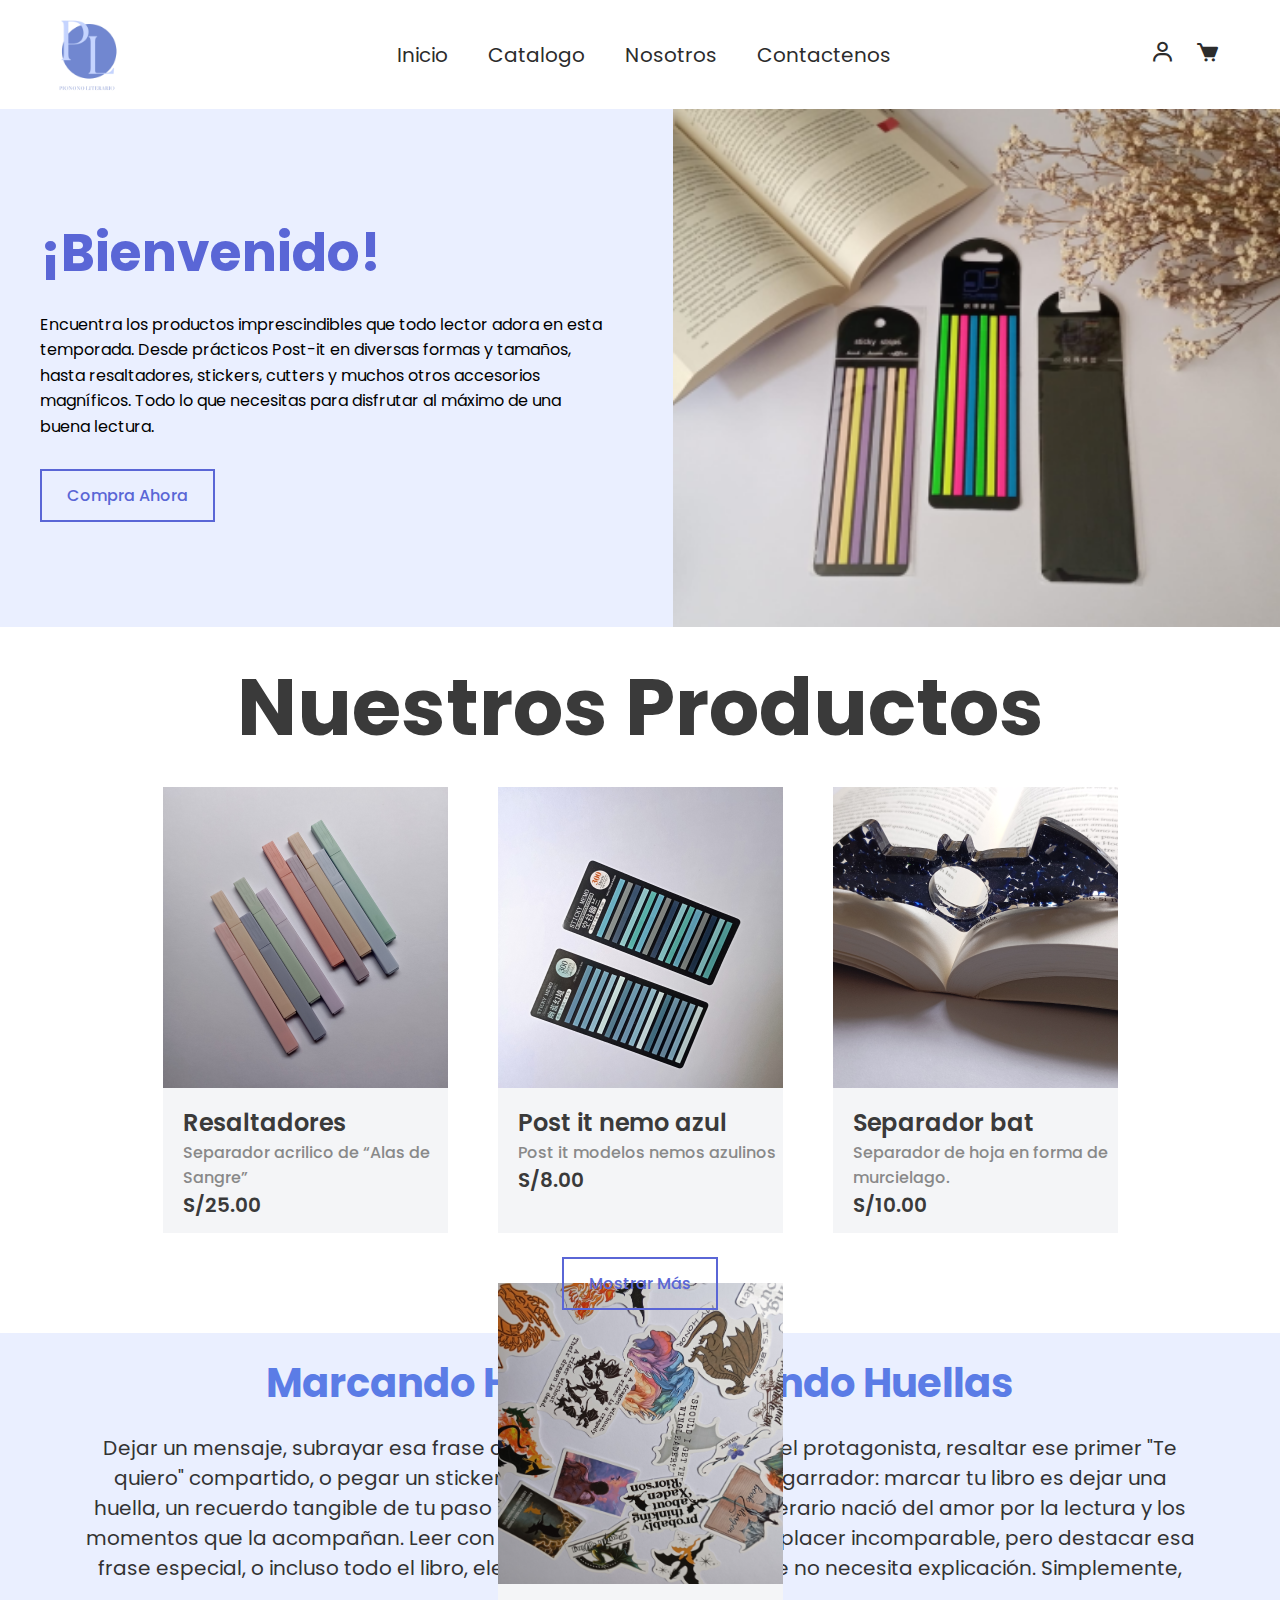
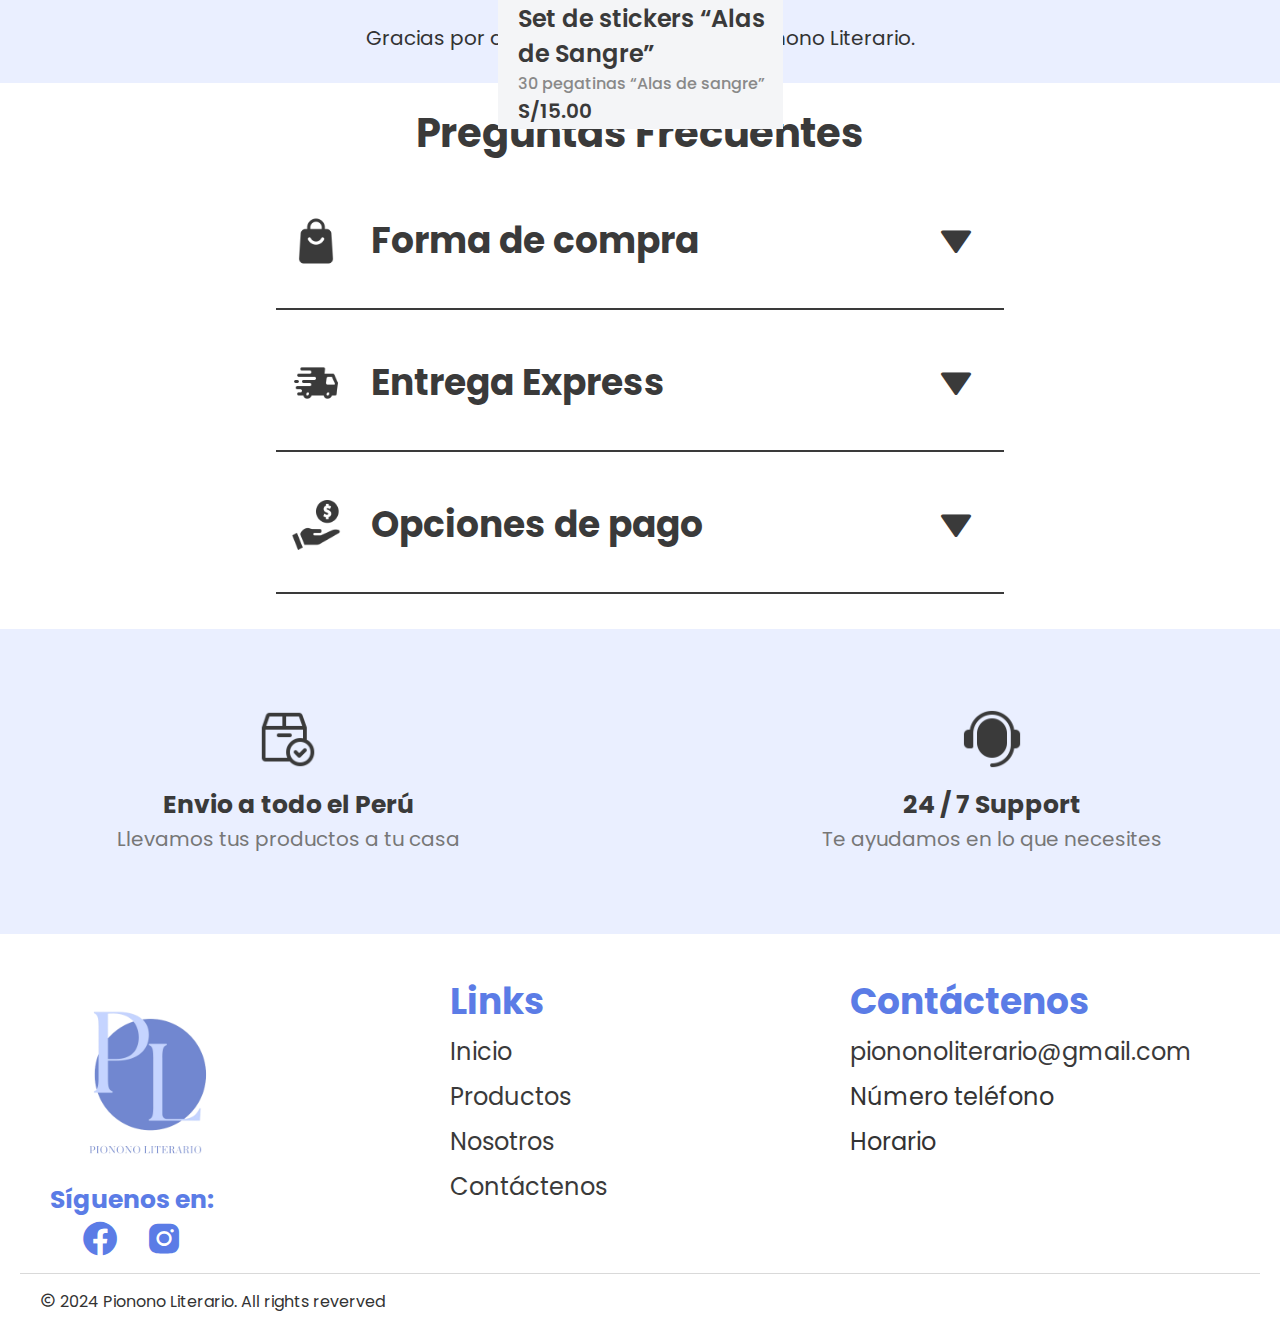
<file: index.html>
<!DOCTYPE html>
<html lang="en">

<head>
    <meta charset="UTF-8">
    <meta name="viewport" content="width=device-width, initial-scale=1.0">
    <title>Pionono Literario
    </title>
    <link rel="stylesheet" href="style.css">
    <link rel="stylesheet" href="https://unpkg.com/boxicons@latest/css/boxicons.min.css">
    <link rel="stylesheet" href="https://cdnjs.cloudflare.com/ajax/libs/font-awesome/6.7.1/css/all.min.css" integrity="sha512-5Hs3dF2AEPkpNAR7UiOHba+lRSJNeM2ECkwxUIxC1Q/FLycGTbNapWXB4tP889k5T5Ju8fs4b1P5z/iB4nMfSQ==" crossorigin="anonymous" referrerpolicy="no-referrer"
    />
    <link rel="preconnect" href="https://fonts.googleapis.com">
    <link rel="preconnect" href="https://fonts.gstatic.com" crossorigin>
    <link href="https://fonts.googleapis.com/css2?family=Poppins:ital,wght@0,300;0,400;0,500;0,600;0,700;0,800;1,500;1,600&display=swap" rel="stylesheet">

</head>

<body>

    <header>
        <a href="index.html" class="logo"><img src="image/logo_pl.png" alt="logo"></a>
        <ul class="navmenu">
            <li><a href="index.html">Inicio</a></li>
            <li><a href="catalago.html">Catalogo</a></li>
            <li><a href="Nosotros.html">Nosotros</a></li>
            <li><a href="contactenos.html">Contactenos</a></li>
        </ul>
        <div class="nav-icon">
            <a href="login.html"><i class='bx bx-user'></i></a>
            <a href="#"><i class='bx bxs-cart'></i></a>
        </div>
    </header>

    <div class="container">
        <div class="text-section">
          <h1>¡Bienvenido!</h1>
          <p>
            Encuentra los productos imprescindibles que todo lector adora en esta temporada. Desde prácticos Post-it en diversas formas y tamaños, hasta resaltadores, stickers, cutters y muchos otros accesorios magníficos. Todo lo que necesitas para disfrutar al máximo de una buena lectura.
          </p>
          <a href="catalago.html" class="main-btn">Compra ahora </a>
        </div>
    
        <div class="image-section">
          <img src="image/imgba.png" alt="Productos de lectura">
        </div>
    </div>

    
    <!-- productos-section -->
    <section class="inicio-productos" id="productos">
        <div class="tituloproductos">
            <h1 class="heading">Nuestros <span>Productos</span></h1>
        </div>
        <div class="box-container"> 
            <div class="box"> 
                <div class="image"> 
                    <img src="image/producto 1.png" alt="">
                </div>
                <div class="content"> 
                    <h3>Resaltadores </h3>
                    <span>Separador acrilico de “Alas de Sangre”</span>
                    <div class="price">S/25.00</div>
                </div> 
                <div class="overlay">
                    <button class="add-to-cart">Agregar al carrito</button>
                </div>
            </div> 

            <div class="box"> 
                <div class="image"> 
                    <img src="image/producto 1 (1).png" alt="">
                </div>
                <div class="content"> 
                    <h3>Post it nemo azul</h3>
                    <span>Post it modelos nemos azulinos</span>
                    <div class="price">S/8.00</div>
                </div> 
                <div class="overlay">
                    <button class="add-to-cart">Agregar al carrito</button>
                </div>
            </div> 

            <div class="box"> 
                <div class="image"> 
                    <img src="image/producto 1 (2).png" alt="">

                </div>
                <div class="content"> 
                    <h3>Separador bat</h3>
                    <span>Separador de hoja en forma de 
                        murcielago. </span>
                    <div class="price">S/10.00</div>
                </div> 
                <div class="overlay">
                    <button class="add-to-cart">Agregar al carrito</button>
                </div>
            </div> 

            <div class="box"> 
                <div class="image"> 
                    <img src="image/stickers_alas.jpg" alt="">
                </div>
                <div class="content"> 
                    <h3>Set de stickers “Alas de Sangre”</h3>
                    <span>30 pegatinas “Alas de sangre”</span>
                    <div class="price">S/15.00</div>
                </div> 
                <div class="overlay">
                    <button class="add-to-cart">Agregar al carrito</button>
                </div>
            </div>
        </div>
        <div class="mostrar-mas">
            <a href="catalago.html" class="more-btn">Mostrar más</a>
        </div>
    </section>

    <section class="historia">
        <div class="tituloinfo">
            <h2>Marcando Historias, Dejando Huellas</h2>
            <p> Dejar un mensaje, subrayar esa frase que nos hizo enamorarnos del protagonista, resaltar ese primer "Te quiero" compartido, o pegar un sticker triste en ese momento desgarrador: marcar tu libro es dejar una huella, un recuerdo tangible de tu paso por sus páginas.
                Pionono Literario nació del amor por la lectura y los momentos que la acompañan. Leer con una taza de café o té es un placer incomparable, pero destacar esa frase especial, o incluso todo el libro, eleva la felicidad a un nivel que no necesita explicación. Simplemente, nos apasiona.
                </p>
                <p>Gracias por darle una oportunidad a Pionono Literario.</p>
        </div>
    </section>

    <section class="faq">
        <h2>Preguntas Frecuentes</h2>
        <div class="faq-item">
            <div class="faq-content">
                <img src="image/shopping-bag.png" alt="" class="faq-image">
                <button class="faq-question">Forma de compra <i class='bx bxs-down-arrow'></i></button>
            </div>
            <div class="faq-answer">
                <p>📹 ¡Tenemos un video en nuestras Historias Destacadas en Instagram @piononoliterario! 🌟</p>
                <p>Pasos para completar tu compra:</p>
    
                <p>1. Añadir al carrito: <br>Selecciona solo los productos que deseas comprar. 
                    -Revisa bien el color y la cantidad antes de continuar.
                </p>
    
                <p>2. Correo electrónico: <br>Introduce tu dirección de correo electrónico.
                    - Aquí recibirás la preconfirmación de compra con los productos seleccionados y el total a pagar según la opción elegida.
                </p>
    
                <p>3. Pagar: <br>Haz clic en "Pagar" para ir a la sección de Envío y Entrega.
                    -Aceptamos envíos a todo el Perú. 
                    -Si tu zona no aparece en la lista, escríbenos por redes sociales para coordinar tu pedido personalmente.
                </p>
    
                <p>4. Datos personales: <br>Rellena todos los campos con tus datos reales. 
                    -El número de teléfono debe estar en el formato 900000000 (sin prefijo).
                    -Asegúrate de proporcionar el código postal y una dirección detallada. Si es posible, añade un enlace de Google Maps.
                    -Después de completar el formulario, haz clic en "Continuar".
                </p>
    
                <p>5. Envío: <br>Selecciona la opción de envío según tu distrito. 
                    -Si la información no corresponde a la opción elegida, el pedido será anulado.
                    -Si tu zona no aparece, contáctanos por redes para ayudarte. 
                    -Si prefieres un envío urgente, elige esa opción, completa el proceso y envíanos tu número de pedido por mensaje directo en Instagram.
                </p>
    
                <p>6. Información de pago: <br>El sistema te mostrará los métodos de pago disponibles. 
                    -Si tienes alguna petición especial, puedes añadirla aquí. Luego, presiona "Realizar pedido".
                </p>
    
                <p>7. Confirmación de pedido: <br>Aparecerá un mensaje de agradecimiento. 
                    En unos minutos recibirás un correo con la confirmación de tu pedido. 
                    -En un plazo máximo de 26 horas, recibirás otro correo con los detalles para el pago.
                    -Tendrás 24 horas para realizar el pago. 
                    -Si no envías la captura de pantalla al correo piononoliterario@gmail.com, cancelaremos la compra y te llegará una notificación de cancelación.
                </p>
    
                <p>Una vez confirmado el pago, recibirás una notificación del cambio de estado del pedido a Pagado. Además, te notificaremos el estado del pedido: en proceso, enviado, entregado o cancelado.</p>
    
                <p>¡Listo! Ahora solo queda esperar con paciencia. 😊</p>
    
                <p>Nota: Si seleccionaste alguna opción especial, como "Envío Urgente", revisa bien los detalles antes de finalizar y escríbenos por Instagram.</p>
            </div>
        </div>
        <div class="faq-item">
            <div class="faq-content">
                <img src="image/fast-delivery (1).png" alt="" class="faq-image">
                <button class="faq-question">Entrega Express <i class='bx bxs-down-arrow'></i></button>
            </div>
            <div class="faq-answer">
                <p>Ofrecemos la opción de entrega rápida en caso de que quiera recibir su pedido lo más rápido posible. Tenga en cuenta que la entrega exprés costará un poco más en comparación con otros métodos de envío y depende la ubicación. 

                    Para esto debe marcar la opción de "Coordinar personalmente" en "Forma de Envió" y escribirnos por DM(mensaje directo) Instagram comentando su número de pedido</p>
            </div>
        </div>
        <div class="faq-item">
            <div class="faq-content">
                <img src="image/coin.png" alt="" class="faq-image">
                <button class="faq-question">Opciones de pago <i class='bx bxs-down-arrow'></i></button>
            </div>
            <div class="faq-answer">
                <p>Yape, Plin, transferencia BCP o Interbank.</p>
            </div>
        </div>
    </section> 

    <section class="info-destacada">
        <div>
            <img src="image/delivery.png" alt="">
            <h3>Envio a todo el Perú</h3>
            <span>Llevamos tus productos a tu casa</span>
        </div>
        <div>
            <img src="image/costumer-service.png" alt="">
            <h3>24 / 7 Support</h3>
            <span>Te ayudamos en lo que necesites</span>
        </div>
    </section>  
    
    <footer>
        <div class="footer-container">
            <!-- Logo y redes sociales -->
            <div class="footer-section logo">
                <div class="logo-container">
                    <img src="image/logo_pl.png" alt="">
                
                <p>Síguenos en:</p>
                    <div class="social-icons">
                        <a href="#" class="facebook"><i class='bx bxl-facebook-circle' ></i></a>
                        <a href="#" class="instagram"><i class='bx bxl-instagram-alt'></i></a>
                    </div>
            </div>
            </div>

            <!-- Links -->
            <div class="footer-section links">
                <h3>Links</h3>
                <ul>
                    <li><a href="#">Inicio</a></li>
                    <li><a href="#">Productos</a></li>
                    <li><a href="#">Nosotros</a></li>
                    <li><a href="#">Contáctenos</a></li>
                </ul>
            </div>

            <!-- Contacto -->
            <div class="footer-section contact">
                <h3>Contáctenos</h3>
                <ul>
                    <li><a href="mailto:piononoliterario@gmail.com">piononoliterario@gmail.com</a></li>
                    <li>Número teléfono</li>
                    <li>Horario</li>
                </ul>
            </div>
        </div>
        <div class="derechos">
            <p> <i class='bx bx-copyright' ></i> 2024 Pionono Literario. All rights reverved</p>
        </div>
    </footer>

    <script src="javajs.js"></script>
</body>


</html>
</file>
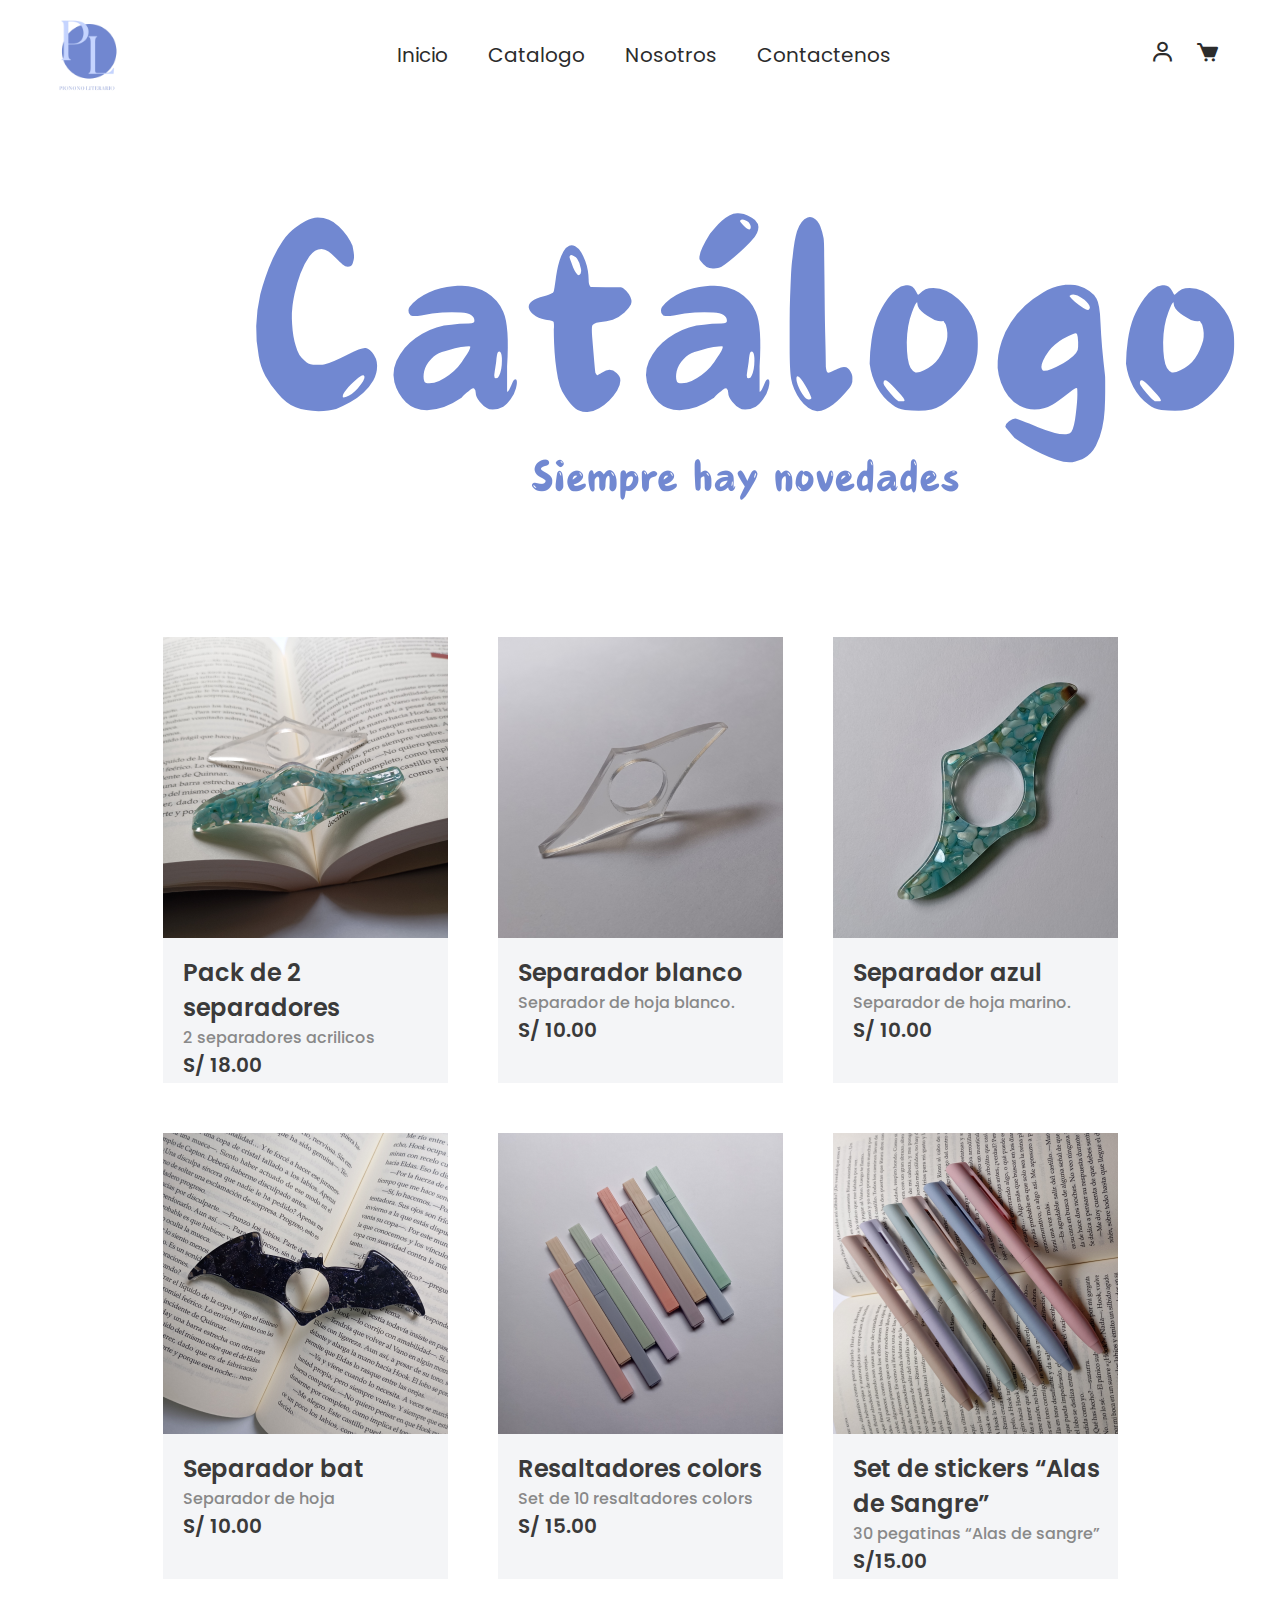
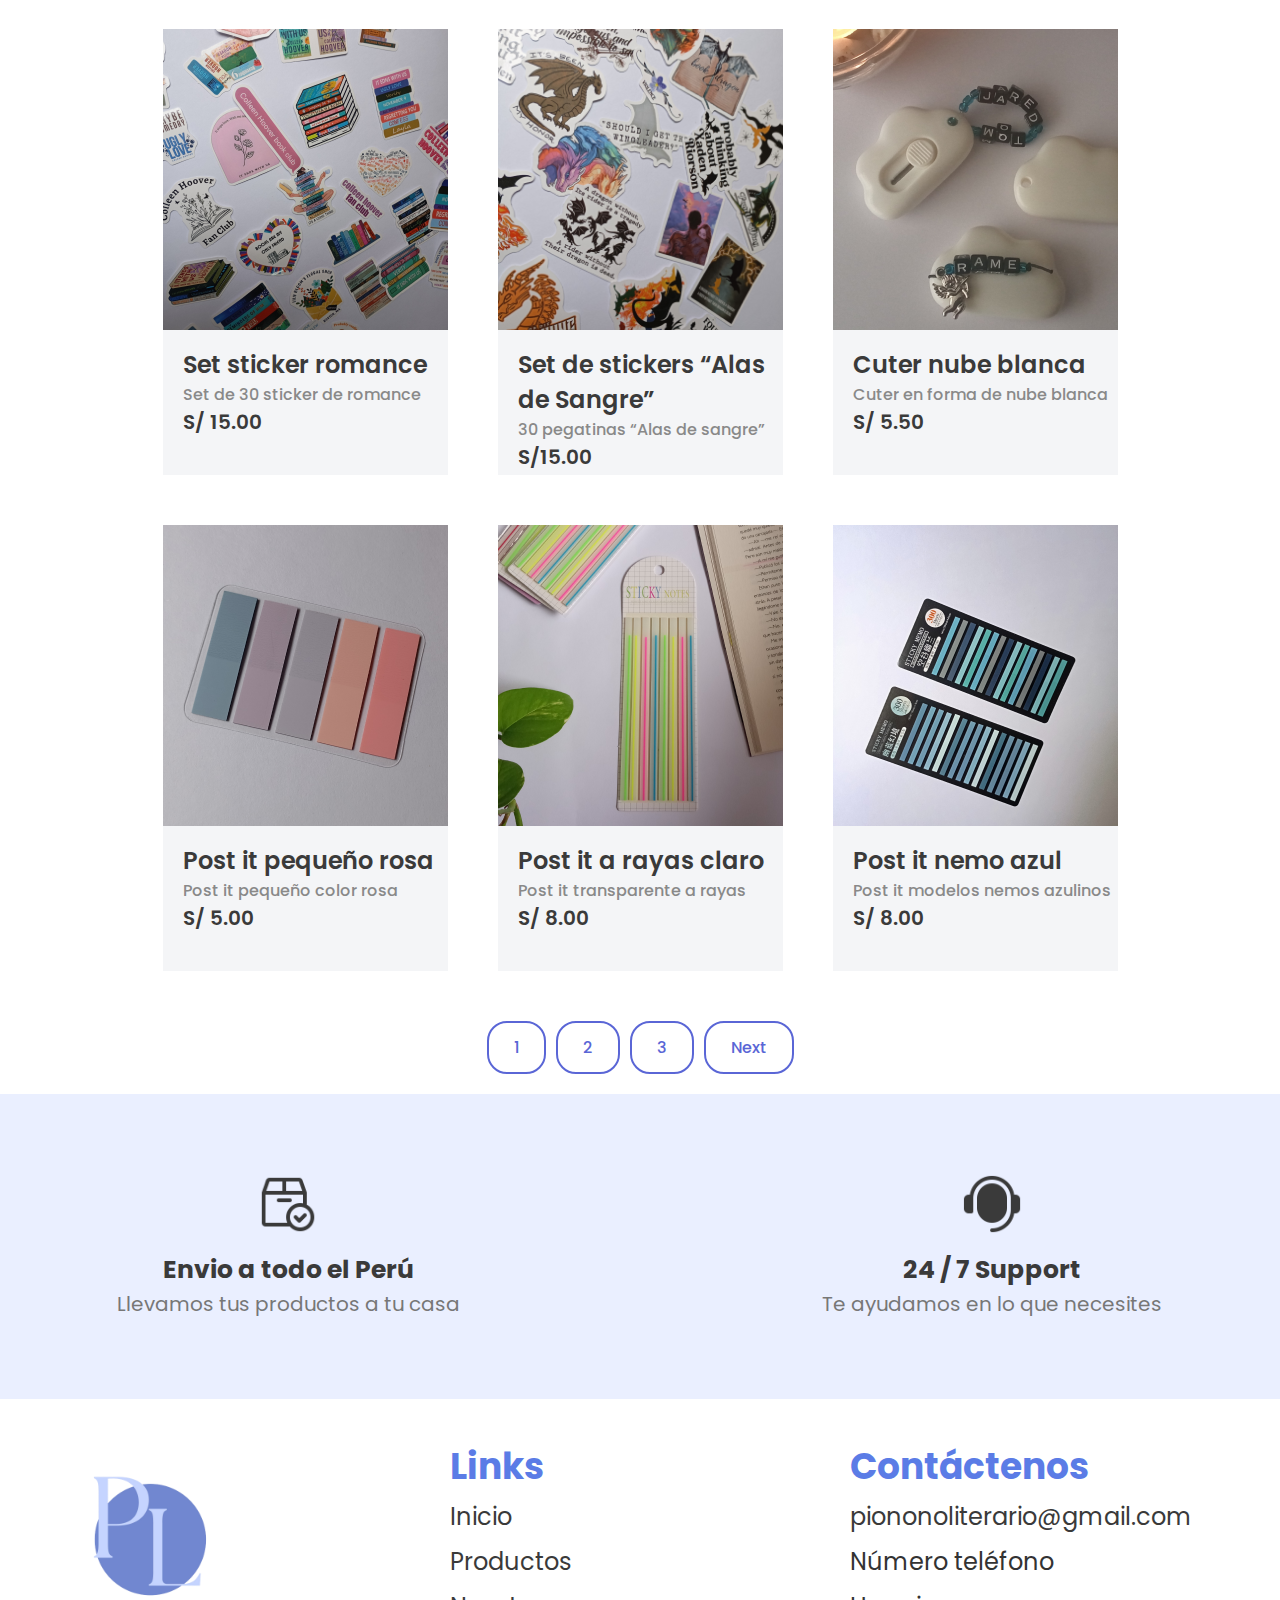
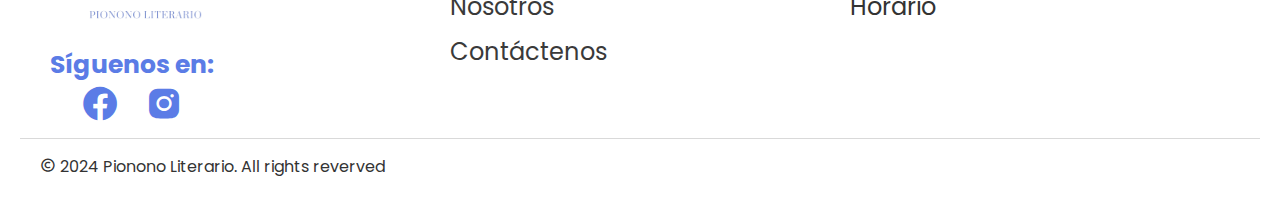
<file: catalago.html>
<!DOCTYPE html>
<html lang="en">
<head>
    <meta charset="UTF-8">
    <meta name="viewport" content="width=device-width, initial-scale=1.0">
    <title>Catalogo</title>
    <link rel="stylesheet" href="catalogo.css">
    <link rel="stylesheet" href="https://unpkg.com/boxicons@latest/css/boxicons.min.css">
    <link rel="stylesheet" href="https://cdnjs.cloudflare.com/ajax/libs/font-awesome/6.7.1/css/all.min.css" integrity="sha512-5Hs3dF2AEPkpNAR7UiOHba+lRSJNeM2ECkwxUIxC1Q/FLycGTbNapWXB4tP889k5T5Ju8fs4b1P5z/iB4nMfSQ==" crossorigin="anonymous" referrerpolicy="no-referrer"
    />
    <link rel="preconnect" href="https://fonts.googleapis.com">
    <link rel="preconnect" href="https://fonts.gstatic.com" crossorigin>
    <link href="https://fonts.googleapis.com/css2?family=Poppins:ital,wght@0,300;0,400;0,500;0,600;0,700;0,800;1,500;1,600&display=swap" rel="stylesheet">

</head>
<body>

    <header>
        <a href="index.html" class="logo"><img src="image/logo_pl.png" alt="logo"></a>
        <ul class="navmenu">
            <li><a href="index.html">Inicio</a></li>
            <li><a href="catalago.html">Catalogo</a></li>
            <li><a href="Nosotros.html">Nosotros</a></li>
            <li><a href="contactenos.html">Contactenos</a></li>
        </ul>
        <div class="nav-icon">
            <a href="login.html"><i class='bx bx-user'></i></a>
            <a href="#"><i class='bx bxs-cart'></i></a>
        </div>
    </header>

    <section class="banner">
        <img src="image/Catalogo.png" alt="">
    </section>

    <section class="inicio-productos" id="productos">
        <div class="box-container"> 
            <div class="box"> 
                <div class="image"> 
                    <img src="image/producto 2 (1).png" alt="">
                </div>
                <div class="content"> 
                    <h3>Pack de 2  separadores</h3>
                    <span>2 separadores acrilicos</span>
                    <div class="price">S/ 18.00</div>
                </div> 
                <div class="overlay">
                    <button class="add-to-cart">Agregar al carrito</button>
                </div>
            </div> 

            <div class="box"> 
                <div class="image"> 
                    <img src="image/producto 2 (2).png" alt="">
                </div>
                <div class="content"> 
                    <h3>Separador blanco</h3>
                    <span>Separador de hoja blanco.</span>
                    <div class="price">S/ 10.00</div>
                </div> 
                <div class="overlay">
                    <button class="add-to-cart">Agregar al carrito</button>
                </div>
            </div> 

            <div class="box"> 
                <div class="image"> 
                    <img src="image/producto 2 (3).png" alt="">

                </div>
                <div class="content"> 
                    <h3>Separador azul</h3>
                    <span>Separador de hoja  marino.</span>
                    <div class="price">S/ 10.00</div>
                </div> 
                <div class="overlay">
                    <button class="add-to-cart">Agregar al carrito</button>
                </div>
            </div> 

            <div class="box"> 
                <div class="image"> 
                    <img src="image/producto 2 (4).png" alt="">
                </div>
                <div class="content"> 
                    <h3>Separador bat</h3>
                    <span>Separador de hoja</span>
                    <div class="price">S/ 10.00</div>
                </div> 
                <div class="overlay">
                    <button class="add-to-cart">Agregar al carrito</button>
                </div>
            </div>
            <div class="box"> 
                <div class="image"> 
                    <img src="image/producto 2 (5).png" alt="">
                </div>
                <div class="content"> 
                    <h3>Resaltadores colors</h3>
                    <span>Set de 10 resaltadores colors</span>
                    <div class="price">S/ 15.00</div>
                </div> 
                <div class="overlay">
                    <button class="add-to-cart">Agregar al carrito</button>
                </div>
            </div>
            <div class="box"> 
                <div class="image"> 
                    <img src="image/producto 2 (6).png" alt="">
                </div>
                <div class="content"> 
                    <h3>Set de stickers “Alas de Sangre”</h3>
                    <span>30 pegatinas “Alas de sangre”</span>
                    <div class="price">S/15.00</div>
                </div> 
                <div class="overlay">
                    <button class="add-to-cart">Agregar al carrito</button>
                </div>
            </div>
            <div class="box"> 
                <div class="image"> 
                    <img src="image/producto 2 (7).png" alt="">
                </div>
                <div class="content"> 
                    <h3>Set sticker romance </h3>
                    <span>Set de 30 sticker de romance</span>
                    <div class="price">S/ 15.00</div>
                </div> 
                <div class="overlay">
                    <button class="add-to-cart">Agregar al carrito</button>
                </div>
            </div>
            <div class="box"> 
                <div class="image"> 
                    <img src="image/producto 2 (8).png" alt="">
                </div>
                <div class="content"> 
                    <h3>Set de stickers “Alas de Sangre”</h3>
                    <span>30 pegatinas “Alas de sangre”</span>
                    <div class="price">S/15.00</div>
                </div> 
                <div class="overlay">
                    <button class="add-to-cart">Agregar al carrito</button>
                </div>
            </div>
            <div class="box"> 
                <div class="image"> 
                    <img src="image/producto 2 (9).png" alt="">
                </div>
                <div class="content"> 
                    <h3>Cuter nube blanca</h3>
                    <span>Cuter en forma de nube blanca</span>
                    <div class="price">S/ 5.50</div>
                </div> 
                <div class="overlay">
                    <button class="add-to-cart">Agregar al carrito</button>
                </div>
            </div>
            <div class="box"> 
                <div class="image"> 
                    <img src="image/producto 2 (10).png" alt="">
                </div>
                <div class="content"> 
                    <h3>Post it pequeño rosa </h3>
                    <span>Post it pequeño color rosa</span>
                    <div class="price">S/ 5.00</div>
                </div> 
                <div class="overlay">
                    <button class="add-to-cart">Agregar al carrito</button>
                </div>
            </div>
            <div class="box"> 
                <div class="image"> 
                    <img src="image/producto 2 (11).png" alt="">
                </div>
                <div class="content"> 
                    <h3>Post it a rayas claro</h3>
                    <span>Post it transparente a rayas</span>
                    <div class="price">S/ 8.00</div>
                </div> 
                <div class="overlay">
                    <button class="add-to-cart">Agregar al carrito</button>
                </div>
            </div>
            <div class="box"> 
                <div class="image"> 
                    <img src="image/producto 2 (12).png" alt="">
                </div>
                <div class="content"> 
                    <h3>Post it nemo azul</h3>
                    <span>Post it modelos nemos azulinos</span>
                    <div class="price">S/ 8.00</div>
                </div> 
                <div class="overlay">
                    <button class="add-to-cart">Agregar al carrito</button>
                </div>
            </div>
        </div>
        <div class="paginacion">
            <a href="#" class="more-btn">1</a>
            <a href="#" class="more-btn">2</a>
            <a href="#" class="more-btn">3</a>
            <a href="#" class="more-btn">Next</a>
        </div>
    </section>

    <section class="info-destacada">
        <div>
            <img src="image/delivery.png" alt="">
            <h3>Envio a todo el Perú</h3>
            <span>Llevamos tus productos a tu casa</span>
        </div>
        <div>
            <img src="image/costumer-service.png" alt="">
            <h3>24 / 7 Support</h3>
            <span>Te ayudamos en lo que necesites</span>
        </div>
    </section>  
    
    <footer>
        <div class="footer-container">
            <!-- Logo y redes sociales -->
            <div class="footer-section logo">
                <div class="logo-container">
                    <img src="image/logo_pl.png" alt="">
                
                <p>Síguenos en:</p>
                    <div class="social-icons">
                        <a href="#" class="facebook"><i class='bx bxl-facebook-circle' ></i></a>
                        <a href="#" class="instagram"><i class='bx bxl-instagram-alt'></i></a>
                    </div>
            </div>
            </div>

            <!-- Links -->
            <div class="footer-section links">
                <h3>Links</h3>
                <ul>
                    <li><a href="#">Inicio</a></li>
                    <li><a href="#">Productos</a></li>
                    <li><a href="#">Nosotros</a></li>
                    <li><a href="#">Contáctenos</a></li>
                </ul>
            </div>

            <!-- Contacto -->
            <div class="footer-section contact">
                <h3>Contáctenos</h3>
                <ul>
                    <li><a href="mailto:piononoliterario@gmail.com">piononoliterario@gmail.com</a></li>
                    <li>Número teléfono</li>
                    <li>Horario</li>
                </ul>
            </div>
        </div>
        <div class="derechos">
            <p> <i class='bx bx-copyright' ></i> 2024 Pionono Literario. All rights reverved</p>
        </div>
    </footer>

    <script src="javajs.js"></script>
    
</body>
</html>
</file>
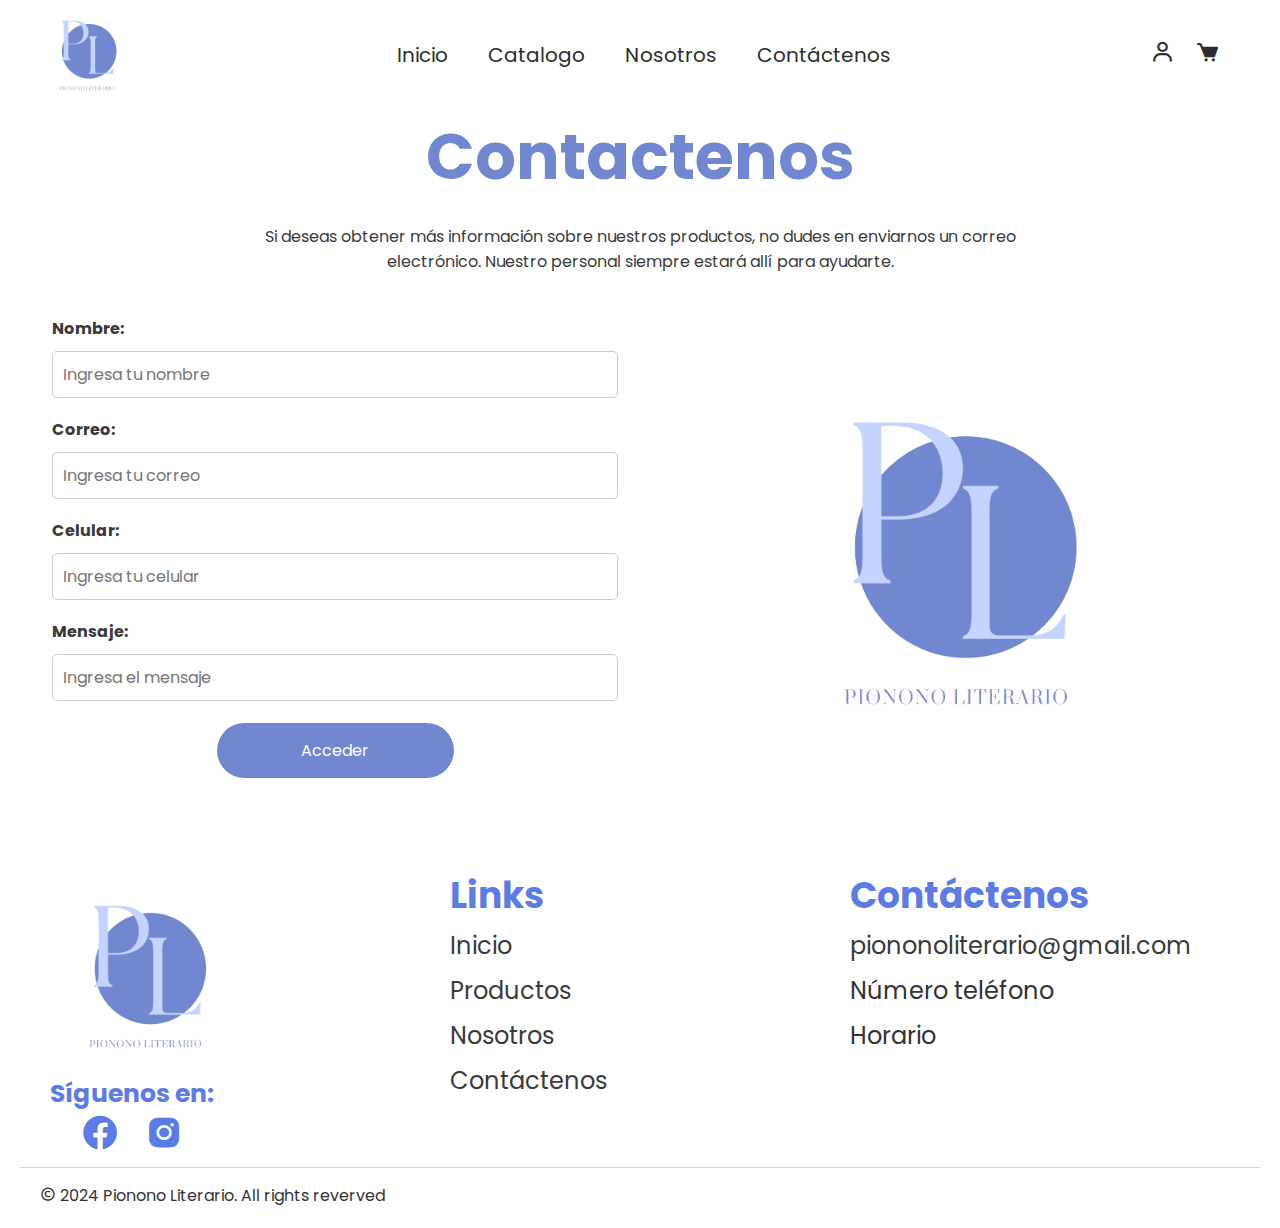
<file: contactenos.html>
<!DOCTYPE html>
<html lang="en">
<head>
    <meta charset="UTF-8">
    <meta name="viewport" content="width=device-width, initial-scale=1.0">
    <title>Contactenos</title>
    <link rel="stylesheet" href="contactenos.css">
    <link rel="stylesheet" href="https://unpkg.com/boxicons@latest/css/boxicons.min.css">
    <link rel="stylesheet" href="https://cdnjs.cloudflare.com/ajax/libs/font-awesome/6.7.1/css/all.min.css" integrity="sha512-5Hs3dF2AEPkpNAR7UiOHba+lRSJNeM2ECkwxUIxC1Q/FLycGTbNapWXB4tP889k5T5Ju8fs4b1P5z/iB4nMfSQ==" crossorigin="anonymous" referrerpolicy="no-referrer"
    />
    <link rel="preconnect" href="https://fonts.googleapis.com">
    <link rel="preconnect" href="https://fonts.gstatic.com" crossorigin>
    <link href="https://fonts.googleapis.com/css2?family=Poppins:ital,wght@0,300;0,400;0,500;0,600;0,700;0,800;1,500;1,600&display=swap" rel="stylesheet">

</head>
<body>

    <header>
        <a href="index.html" class="logo"><img src="image/logo_pl.png" alt="logo"></a>
        <ul class="navmenu">
            <li><a href="index.html">Inicio</a></li>
            <li><a href="catalago.html">Catalogo</a></li>
            <li><a href="nosotros.html">Nosotros</a></li>
            <li><a href="contactenos.html">Contáctenos</a></li>      
        </ul>
        <div class="nav-icon">
            <a href="login.html"><i class='bx bx-user'></i></a>
            <a href="#"><i class='bx bxs-cart'></i></a>
        </div>
    </header>

    <section class="cont">
        <div class="header">
            <h1>Contactenos</h1>
            <p>Si deseas obtener más información sobre nuestros productos, no dudes en enviarnos un correo electrónico. Nuestro personal siempre estará allí para ayudarte. </p>
        </div>
        <div class="content">
            <div class="logoimg">
                <img src="image/logo_pl.png" alt="">
            </div>
            <form action="/ruta-del-backend" method="POST">
                <div>
                    <label for="nombre">Nombre:</label>
                    <input type="text" id="nombre" name="nombre" required placeholder="Ingresa tu nombre">
                </div>
                <div>
                    <label for="correo">Correo:</label>
                    <input type="email" id="correo" name="correo" required placeholder="Ingresa tu correo">
                </div>
                <div>
                    <label for="celular">Celular:</label>
                    <input type="tel" id="celular" name="celular" required placeholder="Ingresa tu celular">
                </div>
                <div>
                    <label for="mensaje">Mensaje:</label>
                    <input type="text" id="mensaje" name="mensaje" required placeholder="Ingresa el mensaje">
                </div>
                <button type="submit">Acceder</button>
            </form>
        </div>
    </section>
    

    


    <footer>
        <div class="footer-container">
            <!-- Logo y redes sociales -->
            <div class="footer-section logo">
                <div class="logo-container">
                    <img src="image/logo_pl.png" alt="">
                
                <p>Síguenos en:</p>
                    <div class="social-icons">
                        <a href="#" class="facebook"><i class='bx bxl-facebook-circle' ></i></a>
                        <a href="#" class="instagram"><i class='bx bxl-instagram-alt'></i></a>
                    </div>
            </div>
            </div>

            <!-- Links -->
            <div class="footer-section links">
                <h3>Links</h3>
                <ul>
                    <li><a href="#">Inicio</a></li>
                    <li><a href="#">Productos</a></li>
                    <li><a href="#">Nosotros</a></li>
                    <li><a href="#">Contáctenos</a></li>
                </ul>
            </div>

            <!-- Contacto -->
            <div class="footer-section contact">
                <h3>Contáctenos</h3>
                <ul>
                    <li><a href="mailto:piononoliterario@gmail.com">piononoliterario@gmail.com</a></li>
                    <li>Número teléfono</li>
                    <li>Horario</li>
                </ul>
            </div>
        </div>
        <div class="derechos">
            <p> <i class='bx bx-copyright' ></i> 2024 Pionono Literario. All rights reverved</p>
        </div>
    </footer>

</body>
</html>
</file>
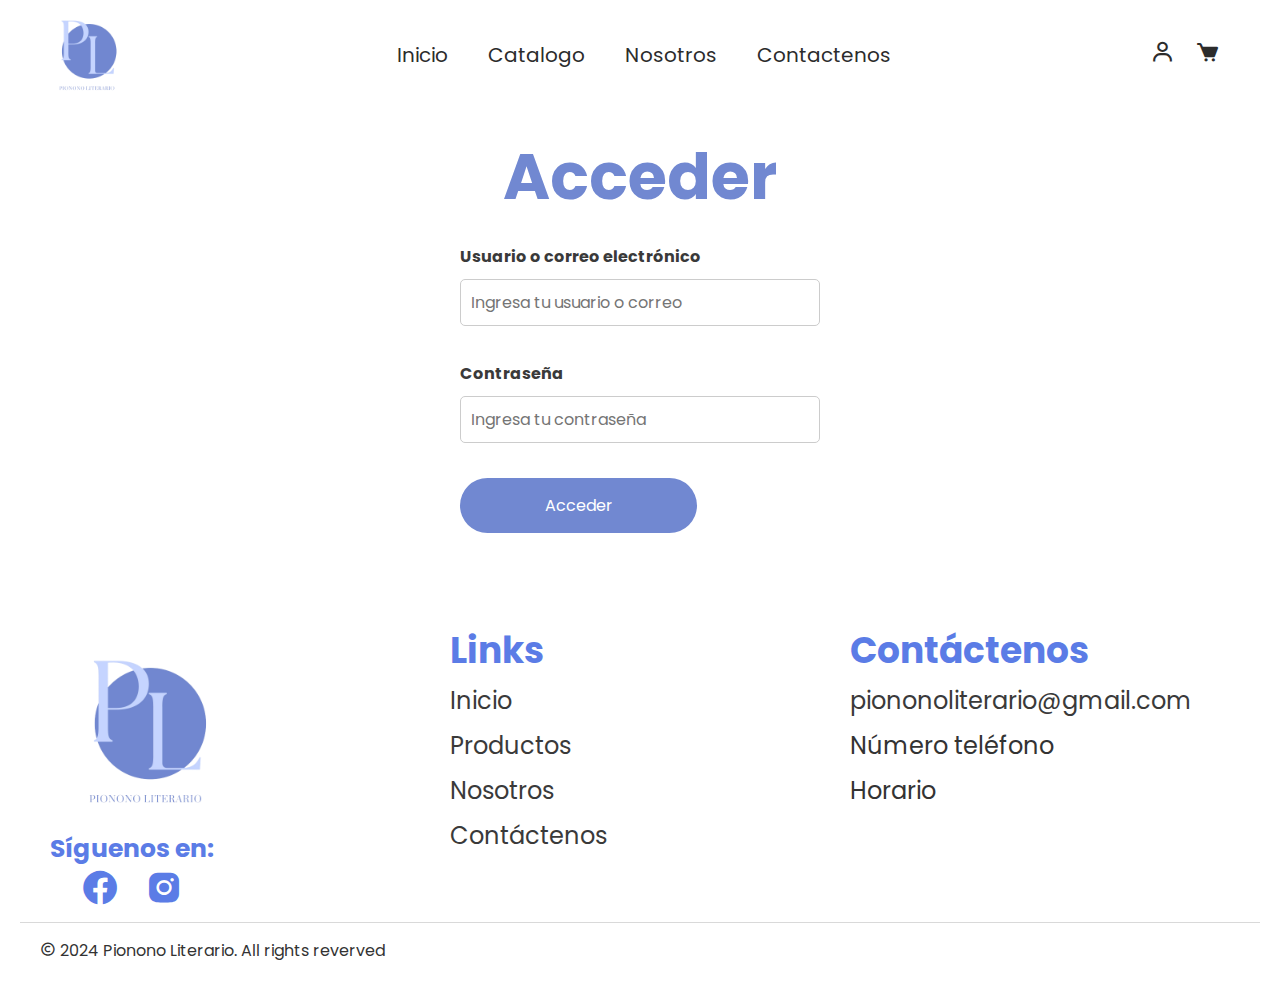
<file: login.html>
<!DOCTYPE html>
<html lang="en">
<head>
    <meta charset="UTF-8">
    <meta name="viewport" content="width=device-width, initial-scale=1.0">
    <title>Login</title>
    <link rel="stylesheet" href="style.css">
    <link rel="stylesheet" href="https://unpkg.com/boxicons@latest/css/boxicons.min.css">
    <link rel="stylesheet" href="https://cdnjs.cloudflare.com/ajax/libs/font-awesome/6.7.1/css/all.min.css" integrity="sha512-5Hs3dF2AEPkpNAR7UiOHba+lRSJNeM2ECkwxUIxC1Q/FLycGTbNapWXB4tP889k5T5Ju8fs4b1P5z/iB4nMfSQ==" crossorigin="anonymous" referrerpolicy="no-referrer"
    />
    <link rel="preconnect" href="https://fonts.googleapis.com">
    <link rel="preconnect" href="https://fonts.gstatic.com" crossorigin>
    <link href="https://fonts.googleapis.com/css2?family=Poppins:ital,wght@0,300;0,400;0,500;0,600;0,700;0,800;1,500;1,600&display=swap" rel="stylesheet">
</head>
<body>
    <header>
        <a href="index.html" class="logo"><img src="image/logo_pl.png" alt="logo"></a>
        <ul class="navmenu">
            <li><a href="index.html">Inicio</a></li>
            <li><a href="catalago.html">Catalogo</a></li>
            <li><a href="Nosotros.html">Nosotros</a></li>
            <li><a href="contactenos.html">Contactenos</a></li>
        </ul>
        <div class="nav-icon">
            <a href="login.html"><i class='bx bx-user'></i></a>
            <a href="#"><i class='bx bxs-cart'></i></a>
        </div>
    </header>

    <section class="log">
        <h1>Acceder</h1>
        <form action="/ruta-del-backend" method="POST">
            <div>
                <label for="usuario">Usuario o correo electrónico</label>
                <input type="text" id="usuario" name="usuario" required placeholder="Ingresa tu usuario o correo">
            </div>
            <div>
                <label for="contraseña">Contraseña</label>
                <input type="password" id="contraseña" name="contraseña" required placeholder="Ingresa tu contraseña">
            </div>
            <button type="submit">Acceder</button>
        </form>
    </section>

    <footer>
        <div class="footer-container">
            <!-- Logo y redes sociales -->
            <div class="footer-section logo">
                <div class="logo-container">
                    <img src="image/logo_pl.png" alt="">
                
                <p>Síguenos en:</p>
                    <div class="social-icons">
                        <a href="#" class="facebook"><i class='bx bxl-facebook-circle' ></i></a>
                        <a href="#" class="instagram"><i class='bx bxl-instagram-alt'></i></a>
                    </div>
            </div>
            </div>

            <!-- Links -->
            <div class="footer-section links">
                <h3>Links</h3>
                <ul>
                    <li><a href="#">Inicio</a></li>
                    <li><a href="#">Productos</a></li>
                    <li><a href="#">Nosotros</a></li>
                    <li><a href="#">Contáctenos</a></li>
                </ul>
            </div>

            <!-- Contacto -->
            <div class="footer-section contact">
                <h3>Contáctenos</h3>
                <ul>
                    <li><a href="mailto:piononoliterario@gmail.com">piononoliterario@gmail.com</a></li>
                    <li>Número teléfono</li>
                    <li>Horario</li>
                </ul>
            </div>
        </div>
        <div class="derechos">
            <p> <i class='bx bx-copyright' ></i> 2024 Pionono Literario. All rights reverved</p>
        </div>
    </footer>
    <script src="javajs.js"></script>
    
</body>
</html>
</file>
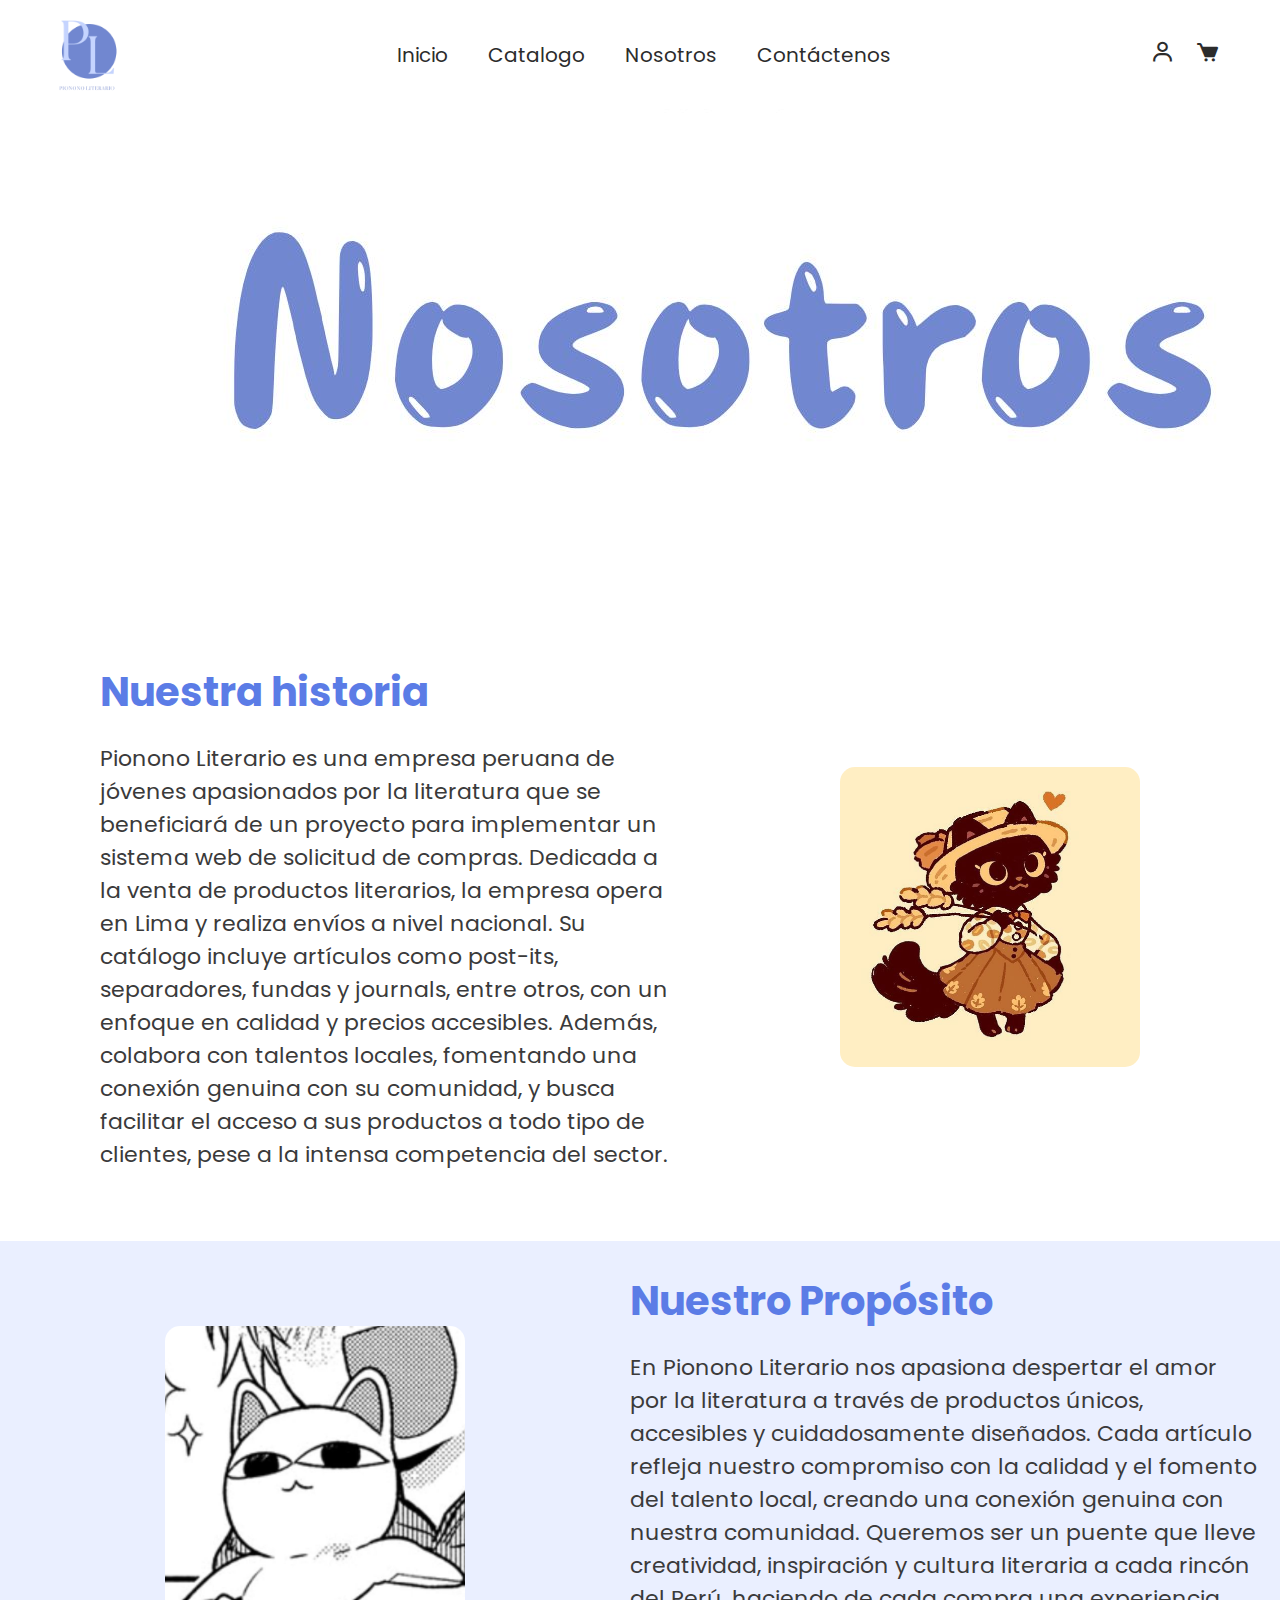
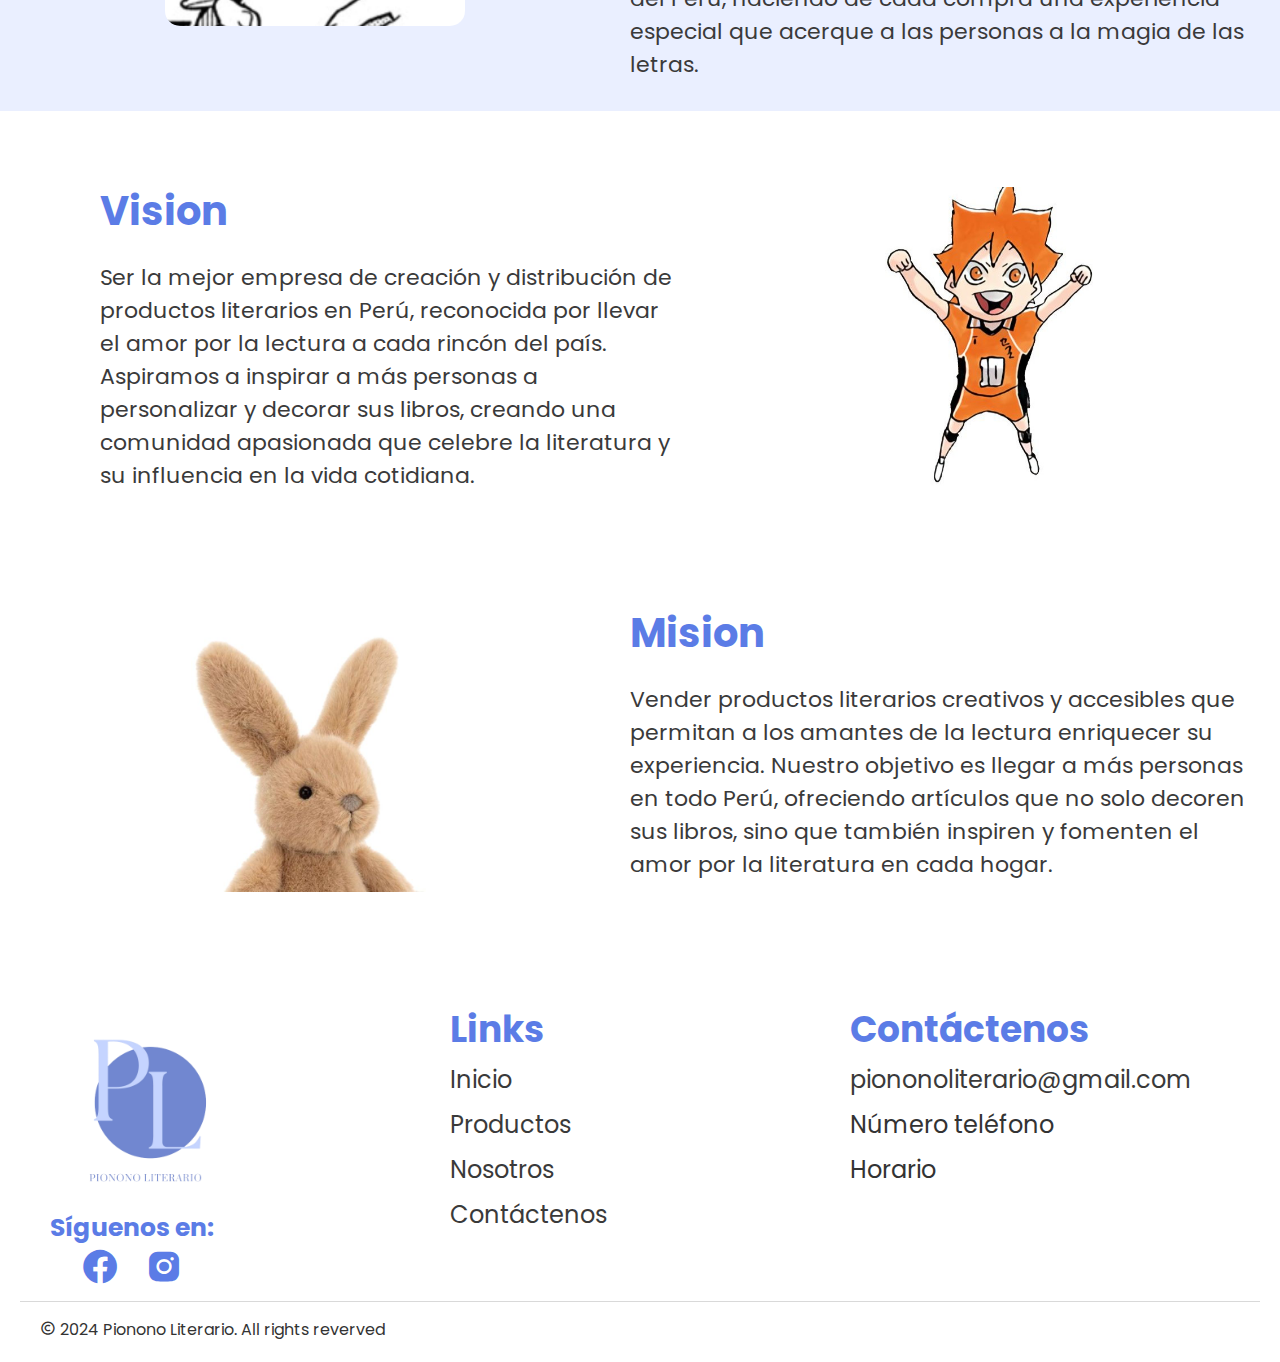
<file: Nosotros.html>
<!DOCTYPE html>
<html lang="en">
<head>
    <meta charset="UTF-8">
    <meta name="viewport" content="width=device-width, initial-scale=1.0">
    <title>Nosotros</title>
    <link rel="stylesheet" href="nosotros.css">
    <link rel="stylesheet" href="https://unpkg.com/boxicons@latest/css/boxicons.min.css">
    <link rel="stylesheet" href="https://cdnjs.cloudflare.com/ajax/libs/font-awesome/6.7.1/css/all.min.css" integrity="sha512-5Hs3dF2AEPkpNAR7UiOHba+lRSJNeM2ECkwxUIxC1Q/FLycGTbNapWXB4tP889k5T5Ju8fs4b1P5z/iB4nMfSQ==" crossorigin="anonymous" referrerpolicy="no-referrer"
    />
    <link rel="preconnect" href="https://fonts.googleapis.com">
    <link rel="preconnect" href="https://fonts.gstatic.com" crossorigin>
    <link href="https://fonts.googleapis.com/css2?family=Poppins:ital,wght@0,300;0,400;0,500;0,600;0,700;0,800;1,500;1,600&display=swap" rel="stylesheet">

</head>
<body>

    <header>
        <a href="index.html" class="logo"><img src="image/logo_pl.png" alt="logo"></a>
        <ul class="navmenu">
            <li><a href="index.html">Inicio</a></li>
            <li><a href="catalago.html">Catalogo</a></li>
            <li><a href="nosotros.html">Nosotros</a></li>
            <li><a href="contactenos.html">Contáctenos</a></li>      
        </ul>
        <div class="nav-icon">
            <a href="login.html"><i class='bx bx-user'></i></a>
            <a href="#"><i class='bx bxs-cart'></i></a>
        </div>
    </header>

    <section class="banner">
        <img src="image/8.png" alt="">
    </section>

    <div class="nuestra-historia">
        <div class="content">
            <h1>Nuestra historia</h1>
            <p>Pionono Literario es una empresa peruana de jóvenes apasionados por la literatura que se beneficiará de un proyecto para implementar un sistema web de solicitud de compras. Dedicada a la venta de productos literarios, la empresa opera en Lima y realiza envíos a nivel nacional. Su catálogo incluye artículos como post-its, separadores, fundas y journals, entre otros, con un enfoque en calidad y precios accesibles. Además, colabora con talentos locales, fomentando una conexión genuina con su comunidad, y busca facilitar el acceso a sus productos a todo tipo de clientes, pese a la intensa competencia del sector.</p>  
        
        </div>
        <div class="img">
            <img src="image/n1.jfif" alt="">
        </div> 
    </div>

    <div class="nuestro-proposito">
        <div class="content">
            <h1>Nuestro Propósito</h1>
            <p>En Pionono Literario nos apasiona despertar el amor por la literatura a través de productos únicos, accesibles y cuidadosamente diseñados. Cada artículo refleja nuestro compromiso con la calidad y el fomento del talento local, creando una conexión genuina con nuestra comunidad. Queremos ser un puente que lleve creatividad, inspiración y cultura literaria a cada rincón del Perú, haciendo de cada compra una experiencia especial que acerque a las personas a la magia de las letras.</p>
        </div>
        <div class="img">
            <img src="image/n2.jfif" alt="">
        </div>
    </div>

    <div class="vision">
        <div class="content">
            <h1>Vision</h1>
            <p>Ser la mejor empresa de creación y distribución de productos literarios en Perú, reconocida por llevar el amor por la lectura a cada rincón del país. Aspiramos a inspirar a más personas a personalizar y decorar sus libros, creando una comunidad apasionada que celebre la literatura y su influencia en la vida cotidiana.</p>
        </div>
        <div class="img">
            <img src="image/haikyuu.jpg" alt="">
        </div>
    </div>
    <div class="mision">
        <div class="content">
            <h1>Mision</h1>
            <p>Vender productos literarios creativos y accesibles que permitan a los amantes de la lectura enriquecer su experiencia. Nuestro objetivo es llegar a más personas en todo Perú, ofreciendo artículos que no solo decoren sus libros, sino que también inspiren y fomenten el amor por la literatura en cada hogar.</p>
        </div>
        <div class="img">
            <img src="image/bunny.jfif" alt="">
        </div>
    </div>

    <footer>
        <div class="footer-container">
            <!-- Logo y redes sociales -->
            <div class="footer-section logo">
                <div class="logo-container">
                    <img src="image/logo_pl.png" alt="">
                
                <p>Síguenos en:</p>
                    <div class="social-icons">
                        <a href="#" class="facebook"><i class='bx bxl-facebook-circle' ></i></a>
                        <a href="#" class="instagram"><i class='bx bxl-instagram-alt'></i></a>
                    </div>
            </div>
            </div>

            <!-- Links -->
            <div class="footer-section links">
                <h3>Links</h3>
                <ul>
                    <li><a href="#">Inicio</a></li>
                    <li><a href="#">Productos</a></li>
                    <li><a href="#">Nosotros</a></li>
                    <li><a href="#">Contáctenos</a></li>
                </ul>
            </div>

            <!-- Contacto -->
            <div class="footer-section contact">
                <h3>Contáctenos</h3>
                <ul>
                    <li><a href="mailto:piononoliterario@gmail.com">piononoliterario@gmail.com</a></li>
                    <li>Número teléfono</li>
                    <li>Horario</li>
                </ul>
            </div>
        </div>
        <div class="derechos">
            <p> <i class='bx bx-copyright' ></i> 2024 Pionono Literario. All rights reverved</p>
        </div>
    </footer>
    
</body>
</html>
</file>
<file: style.css>
/*inicio*/

* {
    margin: 0;
    padding: 0;
    box-sizing: border-box;
    scroll-behavior: smooth;
    font-family: "Poppins", sans-serif;
    list-style: none;
    text-decoration: none;
}

header {
    position: relative;
    width: 100%;
    top: 0;
    right: 0;
    z-index: 1000;
    display: flex;
    align-items: center;
    justify-content: space-between;
    padding: 2px 40px;
}

.logo img {
    max-width: 98px;
    height: auto;
}

.navmenu {
    display: flex;
}

.navmenu a {
    color: #2c2c2c;
    font-size: 20px;
    text-transform: capitalize;
    padding: 10px 20px;
    font-weight: 400;
    transition: all .42s ease;
}

.navmenu :hover {
    color: #7188D1;
}

.nav-icon {
    display: flex;
    align-items: center;
}

.nav-icon i {
    margin-right: 20px;
    color: #2c2c2c;
    font-size: 25px;
    font-weight: 400;
    transition: all .42s ease;
}

.nav-icon i:hover {
    transform: scale(1.1);
    color: #7188D1;
}


.container {
    display: flex;
    width: 100%;
    height: 518px; 
    justify-content: space-between;
    align-items: center;
    background-color: #EAEFFF; 
  }

.text-section {
    width: 60%;
    color: #000;
    padding: 40px;
}

.text-section h1 {
    font-size: "Poppins", sans-serif;
    color: #5a66d6;
    font-weight: 700;
    font-style: normal; 
    font-size: 52px;
    margin-bottom: 20px;
}

.text-section p {
    font-size: 1rem;
    margin-bottom: 30px;
    line-height: 1.6;
}

.main-btn{
    display: inline-block;
    color: #5a66d6;
    font-size: 16px;
    font-weight: 500;
    text-transform: capitalize;
    border: 2px solid #5a66d6;
    padding: 12px 25px;
    transition: all .42s ease;
}

.main-btn:hover{
    background-color: #5a66d6;
    color: #fff;
}

.image-section {
    width: 60%;
    display: flex;
    justify-content: right;
}

.image-section img {
    max-width: 607px;
    height: 518px;
}

/* inicio productos*/

.inicio-productos .tituloproductos {
    color: #3A3A3A;
    text-align: center;
    font-style: normal; 
    font-size: 40px;
    padding: 20px 20px;
}

.inicio-productos .box-container {
    display: flex;
    flex-wrap: wrap;
    gap: 50px;
    justify-content: center;
    align-items: center; 
    position: relative;
    width: 100%; 
    height: 446px; 
}

.inicio-productos .box-container .box{
    background-color: #F4F5F7;
    position: relative;
    width: 285px;
    height: 446px;
    overflow: hidden;
}

.inicio-productos .box-container .box .image {
    position: center;
    text-align: center;
    overflow: hidden;    
}

.inicio-productos .box-container .box .image img {
    height: 301px;
    width: 285px;
    object-fit: cover;
}
.inicio-productos .box-container .box .overlay {
    position: absolute;
    top: 0;
    left: 0;
    width: 100%;
    height: 100%;
    background-color: rgba(0, 0, 0, 0.5); /* Oscurecido */
    display: flex;
    align-items: center;
    justify-content: center;
    opacity: 0;
    transition: opacity 0.3s ease;
    z-index: 1;
}
.inicio-productos .box-container .box .add-to-cart {
    padding: 10px 20px;
    background-color: #5b7ce6;
    color:  white;
    border: none;
    border-radius: 10px;
    cursor: pointer;
    font-size: 16px;
    text-transform: uppercase;
    display: inline-block;
}

.inicio-productos .box-container .box:hover .overlay {
    opacity: 1;
}
  
.inicio-productos .box-container .box:hover .add-to-cart {
    display: inline-block;
}

.inicio-productos .box-container .box .content {
    padding-left: 20px;
    padding-top: 10px;
}

.inicio-productos .box-container .box .content h3 {
    font-size: 24px;
    font-family: "Poppins", sans-serif;
    font-weight: 600;
    color: #3A3A3A;
}

.inicio-productos .box-container .box .content span {
    font-size: 16px;
    font-family: "Poppins", sans-serif;
    font-weight: 500;
    color: #898989;
}

.inicio-productos .box-container .box .content .price {
    font-size: 20px;
    font-family: "Poppins", sans-serif;
    font-weight: 600;
    color: #3A3A3A;

}
.mostrar-mas {
    display: flex; 
    justify-content: center; 
    align-items: center; 
    height: 100px; 
    width: 100%;
} 
.more-btn{
    display: inline-block;
    color: #5a66d6;
    font-size: 16px;
    font-weight: 500;
    text-transform: capitalize;
    border: 2px solid #5a66d6;
    padding: 12px 25px;
    transition: all .42s ease;
    position: relative;
}

.more-btn:hover{
    background-color: #5a66d6;
    color: #fff;
}

/* historia */

.historia {
    display: flex; 
    justify-content: center; 
    align-items: center; 
    background-color: #EAEFFF; 
    padding: 20px; 
    min-height: 300px; 
    text-align: center; 
}

.historia .tituloinfo {
    max-width: 90%;  
}

.historia h2 {
    font-size: 40px;
    margin-bottom: 20px;
    color: #5b7ce6;
    font-weight: 700;
}

.historia p {
    font-size: 20px;
    color: #333333;
    font-weight: 400; 
    padding-bottom: 10px;
}

/* faq */

.faq {
    max-width: 60%;
    margin: 0 auto;
    padding: 20px;
    border-radius: 8px;
}

.faq h2 {
    text-align: center;
    margin-bottom: 20px;
    color: #3A3A3A;
    font-size: 40px;
}

.faq-item {
    margin-bottom: 15px;
    border-bottom: 2px solid #3A3A3A;
    padding: 15px;
}

.faq-content {
    display: flex;
    align-items: center; /* Alinea la imagen y el botón en el centro */
    margin-bottom: 10px; /* Espacio entre el contenido y la respuesta */
}

.faq-image {
    width: 50px; /* Tamaño de la imagen */
    height: 50px; /* Tamaño de la imagen */
    margin-right: 15px; /* Espacio entre la imagen y el botón */
}

.faq-question {
    background-color: transparent; 
    color: #3A3A3A; 
    padding: 15px;
    font-size: 36px;
    text-align: left;
    font-weight: 700;
    font-style: normal;
    width: 100%;
    border: none;
    outline: none;
    cursor: pointer;
    display: flex;
    justify-content: space-between; 
    align-items: center; 
    transition: background-color 0.3s ease;  
    
}

.faq-question i {
    transition: transform 0.3s ease;
}

.faq-item.active .faq-question i {
    transform: rotate(180deg);
}

.faq-answer {
    max-height: 0;
    overflow: hidden;
    padding: 0 15px;
    font-size: 20px;
    font-weight: 300;
    color: #333;
    transition: height 0.3s ease, padding 0.3s ease;
}
.faq-item.active .faq-answer {
    height:auto; 
    padding: 15px; /* Añadir padding cuando esté activo */
}

.faq-answer p {
    margin: 10px 0;
}

.faq-item.active .faq-answer {
    max-height: 150px; /* Ajusta según el contenido */
    padding: 15px;
}

/* info destacada*/

.info-destacada {
    background-color: #EAEFFF;
    display: flex; 
    justify-content: space-between; 
    align-items: center; 
    gap: 20px; 
    flex-wrap: wrap;
    padding-top: 80px;
    padding-bottom: 80px; 
}

.info-destacada div {
    flex: 1; 
    text-align: center; 
    max-width: 45%;
}

.info-destacada img {
    width: 60px; 
    height: 60px;
    margin-bottom: 10px; 
}

.info-destacada h3 {
    font-size: 25px; 
    color: #3A3A3A; 
}

.info-destacada span {
    font-size: 20px; 
    color: #777; 
}

/* footer */

footer {
    background-color: transparent;
    color: #333;
    padding: 30px 20px;
    height: 400px;
}


.footer-container {
    display: flex;
    justify-content: space-between;
    max-width: 1200px;
    margin: 0 auto;
    flex-wrap: wrap;
}

.logo-container img {
    max-width: 200px; /* Ajusta el tamaño máximo de la imagen */
    width: 200px; /* Asegura que la imagen ocupe todo el espacio disponible */
    height: auto; /* Mantiene las proporciones de la imagen */
    transition: transform 0.3s;
}

.footer-section {
    flex: 1;
    margin: 10px;
}

.footer-section h3 {
    font-size: 36px;
    color: #5b7ce6;
}

footer ul li {
    font-size: 24px; /* Ajusta el tamaño según lo que necesites */
    padding: 5px 0;
     /* Añade algo de espacio entre los elementos */
}

footer ul li a {
    text-decoration: none;
    color: #000; /* Puedes cambiar el color si es necesario */
}

footer ul li a:hover {
    color: #7188D1;
} /* Color al pasar el ratón */


.footer-section ul {
    list-style: none;
    padding: 0;
}

.footer-section a {
    text-decoration: none;
    color: #3A3A3A;
}

.footer-section a:hover {
    color: #5b7ce6;
}

/* Estilo para "Síguenos en:" */
.logo-container p {
    font-size: 25px; /* Aumenta el tamaño de "Síguenos en:" */
    font-weight: bold;
    color: #5b7ce6; /* Opcional, para hacerlo más destacado */
}

/* Estilo de los iconos sociales */
.social-icons a i {
    font-size: 40px; /* Aumenta el tamaño de los íconos */
    width: 30px; /* Ajusta el tamaño de los íconos */
    height: 30px; /* Ajusta el tamaño de los íconos */
    transition: transform 0.3s;
    margin-left: 30px;
    color: #5b7ce6;
}

.social-icons img:hover {
    transform: scale(1.2);
}

/* derechos */

.derechos {
    text-align: left;
    padding-top: 15px;
    padding-left:20px;
    border-top: 1px solid #D9D9D9;
}

/*login */

.log {
    max-width: 400px;
    margin: 0 auto;
    padding: 20px;
    margin-bottom: 30px;
    border: none;
    border-radius: 5px;
    background-color:transparent;
}

.log h1 {
    text-align: center;
    font-size:64px;
    margin-bottom: 20px;
    color: #7188D1;
}

.log form div {
    margin-bottom: 15px;
    
}

.log label {
    display: block;
    font-weight: bold;
    margin-bottom: 10px;
    color: #3A3A3A;
}

.log input {
    width: 100%;
    padding: 10px;
    font-size: 16px;
    border: 1px solid #ccc;
    border-radius: 5px;
    margin-bottom: 20px;
}

.log button {
    width: 237px;
    height: 55px;
    margin: 20 px auto 0;
    padding: 10px;
    background-color: #7188D1;
    color: white;
    border: none;
    border-radius: 50px;
    font-size: 16px;
    cursor: pointer;
    display: block;
}

.log button:hover {
    background-color: #5a66d6;
}
</file>
<file: catalogo.css>
* {
    margin: 0;
    padding: 0;
    box-sizing: border-box;
    scroll-behavior: smooth;
    font-family: "Poppins", sans-serif;
    list-style: none;
    text-decoration: none;
}

header {
    position: relative;
    width: 100%;
    top: 0;
    right: 0;
    z-index: 1000;
    display: flex;
    align-items: center;
    justify-content: space-between;
    padding: 2px 40px;
}

.logo img {
    max-width: 98px;
    height: auto;
}

.navmenu {
    display: flex;
}

.navmenu a {
    color: #2c2c2c;
    font-size: 20px;
    text-transform: capitalize;
    padding: 10px 20px;
    font-weight: 400;
    transition: all .42s ease;
}

.navmenu :hover {
    color: #7188D1;
}

.nav-icon {
    display: flex;
    align-items: center;
}

.nav-icon i {
    margin-right: 20px;
    color: #2c2c2c;
    font-size: 25px;
    font-weight: 400;
    transition: all .42s ease;
}

.nav-icon i:hover {
    transform: scale(1.1);
    color: #7188D1;
}

/*banner */

.banner {
    text-align: center; /* Centra el contenido horizontalmente */
}

.banner img {
    display: inline-block; /* Asegura que se pueda centrar */
}


/* inicio productos*/

.inicio-productos .tituloproductos {
    color: #3A3A3A;
    text-align: center;
    font-style: normal; 
    font-size: 40px;
    padding: 20px 20px;
}

.inicio-productos .box-container {
    display: flex;
    flex-wrap: wrap;
    gap: 50px;
    justify-content: center;
    align-items: center; 
    position: relative;
    width: 100%; 
    min-height: 446px; /* Define una altura mínima */
    height: auto; /* Permite que el contenedor crezca con el contenido */
    margin-bottom: 50px;
}

.inicio-productos .box-container .box{
    background-color: #F4F5F7;
    position: relative;
    width: 285px;
    height: 446px;
    overflow: hidden;
}

.inicio-productos .box-container .box .image {
    position: center;
    text-align: center;
    overflow: hidden;    
}

.inicio-productos .box-container .box .image img {
    height: 301px;
    width: 285px;
    object-fit: cover;
}
.inicio-productos .box-container .box .overlay {
    position: absolute;
    top: 0;
    left: 0;
    width: 100%;
    height: 100%;
    background-color: rgba(0, 0, 0, 0.5); /* Oscurecido */
    display: flex;
    align-items: center;
    justify-content: center;
    opacity: 0;
    transition: opacity 0.3s ease;
    z-index: 1;
}
.inicio-productos .box-container .box .add-to-cart {
    padding: 10px 20px;
    background-color: #5b7ce6;
    color:  white;
    border: none;
    border-radius: 10px;
    cursor: pointer;
    font-size: 16px;
    text-transform: uppercase;
    display: inline-block;
}

.inicio-productos .box-container .box:hover .overlay {
    opacity: 1;
}
  
.inicio-productos .box-container .box:hover .add-to-cart {
    display: inline-block;
}

.inicio-productos .box-container .box .content {
    padding-left: 20px;
    padding-top: 10px;
}

.inicio-productos .box-container .box .content h3 {
    font-size: 24px;
    font-family: "Poppins", sans-serif;
    font-weight: 600;
    color: #3A3A3A;
}

.inicio-productos .box-container .box .content span {
    font-size: 16px;
    font-family: "Poppins", sans-serif;
    font-weight: 500;
    color: #898989;
}

.inicio-productos .box-container .box .content .price {
    font-size: 20px;
    font-family: "Poppins", sans-serif;
    font-weight: 600;
    color: #3A3A3A;

}
.paginacion {
    display: flex; 
    justify-content: center; 
    gap: 10px; 
    margin-top: 20px; 
} 
.more-btn{
    display: inline-block;
    color: #5a66d6;
    font-size: 16px;
    font-weight: 500;
    text-transform: capitalize;
    border: 2px solid #5a66d6;
    padding: 12px 25px;
    border-radius: 20px;
    transition: all .42s ease;
    position: relative;
}

.more-btn:hover{
    background-color: #5a66d6;
    color: #fff;
}

/* info destacada*/

.info-destacada {
    background-color: #EAEFFF;
    display: flex; 
    justify-content: space-between; 
    align-items: center; 
    gap: 20px; 
    flex-wrap: wrap;
    margin-top: 20px;
    padding-top: 80px;
    padding-bottom: 80px; 
}

.info-destacada div {
    flex: 1; 
    text-align: center; 
    max-width: 45%;
}

.info-destacada img {
    width: 60px; 
    height: 60px;
    margin-bottom: 10px; 
}

.info-destacada h3 {
    font-size: 25px; 
    color: #3A3A3A; 
}

.info-destacada span {
    font-size: 20px; 
    color: #777; 
}

/* footer */

footer {
    background-color: transparent;
    color: #333;
    padding: 30px 20px;
    height: 400px;
}


.footer-container {
    display: flex;
    justify-content: space-between;
    max-width: 1200px;
    margin: 0 auto;
    flex-wrap: wrap;
}

.logo-container img {
    max-width: 200px; /* Ajusta el tamaño máximo de la imagen */
    width: 200px; /* Asegura que la imagen ocupe todo el espacio disponible */
    height: auto; /* Mantiene las proporciones de la imagen */
    transition: transform 0.3s;
}

.footer-section {
    flex: 1;
    margin: 10px;
}

.footer-section h3 {
    font-size: 36px;
    color: #5b7ce6;
}

footer ul li {
    font-size: 24px; /* Ajusta el tamaño según lo que necesites */
    padding: 5px 0;
     /* Añade algo de espacio entre los elementos */
}

footer ul li a {
    text-decoration: none;
    color: #000; /* Puedes cambiar el color si es necesario */
}

footer ul li a:hover {
    color: #5b7ce6;
} /* Color al pasar el ratón */


.footer-section ul {
    list-style: none;
    padding: 0;
}

.footer-section a {
    text-decoration: none;
    color: #3A3A3A;
}

.footer-section a:hover {
    color: #5b7ce6;
}

/* Estilo para "Síguenos en:" */
.logo-container p {
    font-size: 25px; /* Aumenta el tamaño de "Síguenos en:" */
    font-weight: bold;
    color: #5b7ce6; /* Opcional, para hacerlo más destacado */
}

/* Estilo de los iconos sociales */
.social-icons a i {
    font-size: 40px; /* Aumenta el tamaño de los íconos */
    width: 30px; /* Ajusta el tamaño de los íconos */
    height: 30px; /* Ajusta el tamaño de los íconos */
    transition: transform 0.3s;
    margin-left: 30px;
    color: #5b7ce6;
} 

.social-icons img:hover {
    transform: scale(1.2);
}

/* derechos */

.derechos {
    text-align: left;
    padding-top: 15px;
    padding-left:20px;
    border-top: 1px solid #D9D9D9;
}
</file>
<file: contactenos.css>
/*inicio*/

* {
    margin: 0;
    padding: 0;
    box-sizing: border-box;
    scroll-behavior: smooth;
    font-family: "Poppins", sans-serif;
    list-style: none;
    text-decoration: none;
}

header {
    position: relative;
    width: 100%;
    top: 0;
    right: 0;
    z-index: 1000;
    display: flex;
    align-items: center;
    justify-content: space-between;
    padding: 2px 40px;
}

.logo img {
    max-width: 98px;
    height: auto;
}

.navmenu {
    display: flex;
}

.navmenu a {
    color: #2c2c2c;
    font-size: 20px;
    text-transform: capitalize;
    padding: 10px 20px;
    font-weight: 400;
    transition: all .42s ease;
}

.navmenu :hover {
    color: #7188D1;
}

.nav-icon {
    display: flex;
    align-items: center;
}

.nav-icon i {
    margin-right: 20px;
    color: #2c2c2c;
    font-size: 25px;
    font-weight: 400;
    transition: all .42s ease;
}

.nav-icon i:hover {
    transform: scale(1.1);
    color: #7188D1;
}

.banner {
    text-align: center; /* Centra el contenido horizontalmente */
}

.banner img {
    display: inline-block; /* Asegura que se pueda centrar */
}



.cont {
    max-width: 100%;
    background-color: transparent;
    display: flex;
    flex-direction: column; /* Ordena los elementos en columna */
    align-items: center;
    gap: 40px; /* Espacio entre el encabezado y el contenido principal */
}

/* Encabezado y párrafo */
.cont .header {
    text-align: center;
    max-width: 800px;
}

.cont .header h1 {
    font-size: 64px;
    margin-bottom: 20px;
    color: #7188D1;
}

.cont .header p {
    font-size: 16px;
    color: #3A3A3A;
}

/* Contenido principal (logo y formulario) */
.cont .content {
    display: flex;
    justify-content: space-between; /* Distribuye espacio entre los elementos */
    align-items: center;
    width: 100%;
    flex-direction: row-reverse;
    margin-bottom: 50px;
}

/* Logo */
.cont .logoimg {
    flex: 1; /* El logo ocupa proporcionalmente menos espacio */
    display: flex;
    padding-left: 10px ;
    max-width: 50%;
    justify-content: center;
    align-items: center;
}

.cont .logoimg img {
    max-width: 100%;
    width: 398px;
    height: 398px;
}


/* Formulario */
.cont form {
    flex: 2; /* El formulario ocupa más espacio que el logo */
    max-width: 500px;
    text-align: left;
    max-width: 50%; 
    padding-left: 50px;
    padding-right: 20px;
}

/* Estilos de formulario */
.cont form div {
    margin-bottom: 15px;
    padding: 2px;
    border: none;
    border-radius: 5px;
    background-color: transparent;
}

.cont label {
    display: block;
    font-weight: bold;
    margin-bottom: 10px;
    color: #3A3A3A;
}

.cont input {
    width: 100%;
    padding: 10px;
    font-size: 16px;
    border: 1px solid #ccc;
    border-radius: 5px;
}

.cont button {
    width: 237px;
    height: 55px;
    margin: 20px auto 0;
    padding: 10px;
    background-color: #7188D1;
    color: white;
    border: none;
    border-radius: 50px;
    font-size: 16px;
    cursor: pointer;
    display: block;
}

.cont button:hover {
    background-color: #5a66d6;
}





/* footer */

footer {
    background-color: transparent;
    color: #333;
    padding: 30px 20px;
    height: 400px;
}


.footer-container {
    display: flex;
    justify-content: space-between;
    max-width: 1200px;
    margin: 0 auto;
    flex-wrap: wrap;
}

.logo-container img {
    max-width: 200px; /* Ajusta el tamaño máximo de la imagen */
    width: 200px; /* Asegura que la imagen ocupe todo el espacio disponible */
    height: auto; /* Mantiene las proporciones de la imagen */
    transition: transform 0.3s;
}

.footer-section {
    flex: 1;
    margin: 10px;
}

.footer-section h3 {
    font-size: 36px;
    color: #5b7ce6;
}

footer ul li {
    font-size: 24px; /* Ajusta el tamaño según lo que necesites */
    padding: 5px 0;
     /* Añade algo de espacio entre los elementos */
}

footer ul li a {
    text-decoration: none;
    color: #000; /* Puedes cambiar el color si es necesario */
}

footer ul li a:hover {
    color: #7188D1;
} /* Color al pasar el ratón */


.footer-section ul {
    list-style: none;
    padding: 0;
}

.footer-section a {
    text-decoration: none;
    color: #3A3A3A;
}

.footer-section a:hover {
    color: #5b7ce6;
}

/* Estilo para "Síguenos en:" */
.logo-container p {
    font-size: 25px; /* Aumenta el tamaño de "Síguenos en:" */
    font-weight: bold;
    color: #5b7ce6; /* Opcional, para hacerlo más destacado */
}

/* Estilo de los iconos sociales */
.social-icons a i {
    font-size: 40px; /* Aumenta el tamaño de los íconos */
    width: 30px; /* Ajusta el tamaño de los íconos */
    height: 30px; /* Ajusta el tamaño de los íconos */
    transition: transform 0.3s;
    margin-left: 30px;
    color: #5b7ce6;
}

.social-icons img:hover {
    transform: scale(1.2);
}

/* derechos */

.derechos {
    text-align: left;
    padding-top: 15px;
    padding-left:20px;
    border-top: 1px solid #D9D9D9;
}
</file>
<file: nosotros.css>
/*inicio*/

* {
    margin: 0;
    padding: 0;
    box-sizing: border-box;
    scroll-behavior: smooth;
    font-family: "Poppins", sans-serif;
    list-style: none;
    text-decoration: none;
}

header {
    position: relative;
    width: 100%;
    top: 0;
    right: 0;
    z-index: 1000;
    display: flex;
    align-items: center;
    justify-content: space-between;
    padding: 2px 40px;
}

.logo img {
    max-width: 98px;
    height: auto;
}

.navmenu {
    display: flex;
}

.navmenu a {
    color: #2c2c2c;
    font-size: 20px;
    text-transform: capitalize;
    padding: 10px 20px;
    font-weight: 400;
    transition: all .42s ease;
}

.navmenu :hover {
    color: #7188D1;
}

.nav-icon {
    display: flex;
    align-items: center;
}

.nav-icon i {
    margin-right: 20px;
    color: #2c2c2c;
    font-size: 25px;
    font-weight: 400;
    transition: all .42s ease;
}

.nav-icon i:hover {
    transform: scale(1.1);
    color: #7188D1;
}
.banner {
    text-align: center; /* Centra el contenido horizontalmente */
}

.banner img {
    display: inline-block; /* Asegura que se pueda centrar */
}

/* General */
.nuestra-historia, .vision {
    display: flex;
    align-items: center; /* Alinea el texto e imagen verticalmente */
    justify-content: space-between; /* Espacio entre texto e imagen */
    margin-bottom: 40px;
    margin-left: 100px;
    padding-top: 30px;
    padding-bottom: 30px; /* Espacio entre secciones */
}
.nuestro-proposito {
    display: flex;
    align-items: center; /* Alinea el texto e imagen verticalmente */
    justify-content: space-between; /* Espacio entre texto e imagen */
    margin-bottom: 40px;
    flex-direction: row-reverse;
    background-color: #EAEFFF;
    padding-top: 30px;
    padding-bottom: 30px;
}
.mision {
    display: flex;
    align-items: center; /* Alinea el texto e imagen verticalmente */
    justify-content: space-between; /* Espacio entre texto e imagen */
    margin-bottom: 40px;
    flex-direction: row-reverse;
    padding-top: 30px;
    padding-bottom: 30px;
}

.content {
    flex: 1; /* Hace que el contenido ocupe la mitad del espacio */
    margin-right: 20px; /* Espacio entre el texto y la imagen */
}

.content h1 {
    font-size: 40px;
    color: #5b7ce6;
    margin-bottom: 20px;
}

.content p {
    font-size: 22px;
    color: #3A3A3A;
    line-height: 1.5;
}

.img {
    flex: 1; /* Hace que la imagen ocupe la otra mitad del espacio */
    display: flex;
    justify-content: center; /* Centra la imagen dentro del contenedor */
    align-items: center;
}

.img img {
    width: 300px; /* Asegura que la imagen ocupe todo el espacio disponible *//* Limita el tamaño máximo de la imagen */
    height: 300px;
    border-radius: 5%;
    object-fit: cover;
}

/* footer */

footer {
    background-color: transparent;
    color: #333;
    padding: 30px 20px;
    height: 400px;
}


.footer-container {
    display: flex;
    justify-content: space-between;
    max-width: 1200px;
    margin: 0 auto;
    flex-wrap: wrap;
}

.logo-container img {
    max-width: 200px; /* Ajusta el tamaño máximo de la imagen */
    width: 200px; /* Asegura que la imagen ocupe todo el espacio disponible */
    height: auto; /* Mantiene las proporciones de la imagen */
    transition: transform 0.3s;
}

.footer-section {
    flex: 1;
    margin: 10px;
}

.footer-section h3 {
    font-size: 36px;
    color: #5b7ce6;
}

footer ul li {
    font-size: 24px; /* Ajusta el tamaño según lo que necesites */
    padding: 5px 0;
     /* Añade algo de espacio entre los elementos */
}

footer ul li a {
    text-decoration: none;
    color: #000; /* Puedes cambiar el color si es necesario */
}

footer ul li a:hover {
    color: #7188D1;
} /* Color al pasar el ratón */


.footer-section ul {
    list-style: none;
    padding: 0;
}

.footer-section a {
    text-decoration: none;
    color: #3A3A3A;
}

.footer-section a:hover {
    color: #5b7ce6;
}

/* Estilo para "Síguenos en:" */
.logo-container p {
    font-size: 25px; /* Aumenta el tamaño de "Síguenos en:" */
    font-weight: bold;
    color: #5b7ce6; /* Opcional, para hacerlo más destacado */
}

/* Estilo de los iconos sociales */
.social-icons a i {
    font-size: 40px; /* Aumenta el tamaño de los íconos */
    width: 30px; /* Ajusta el tamaño de los íconos */
    height: 30px; /* Ajusta el tamaño de los íconos */
    transition: transform 0.3s;
    margin-left: 30px;
    color: #5b7ce6;
}

.social-icons img:hover {
    transform: scale(1.2);
}

/* derechos */

.derechos {
    text-align: left;
    padding-top: 15px;
    padding-left:20px;
    border-top: 1px solid #D9D9D9;
}
</file>
